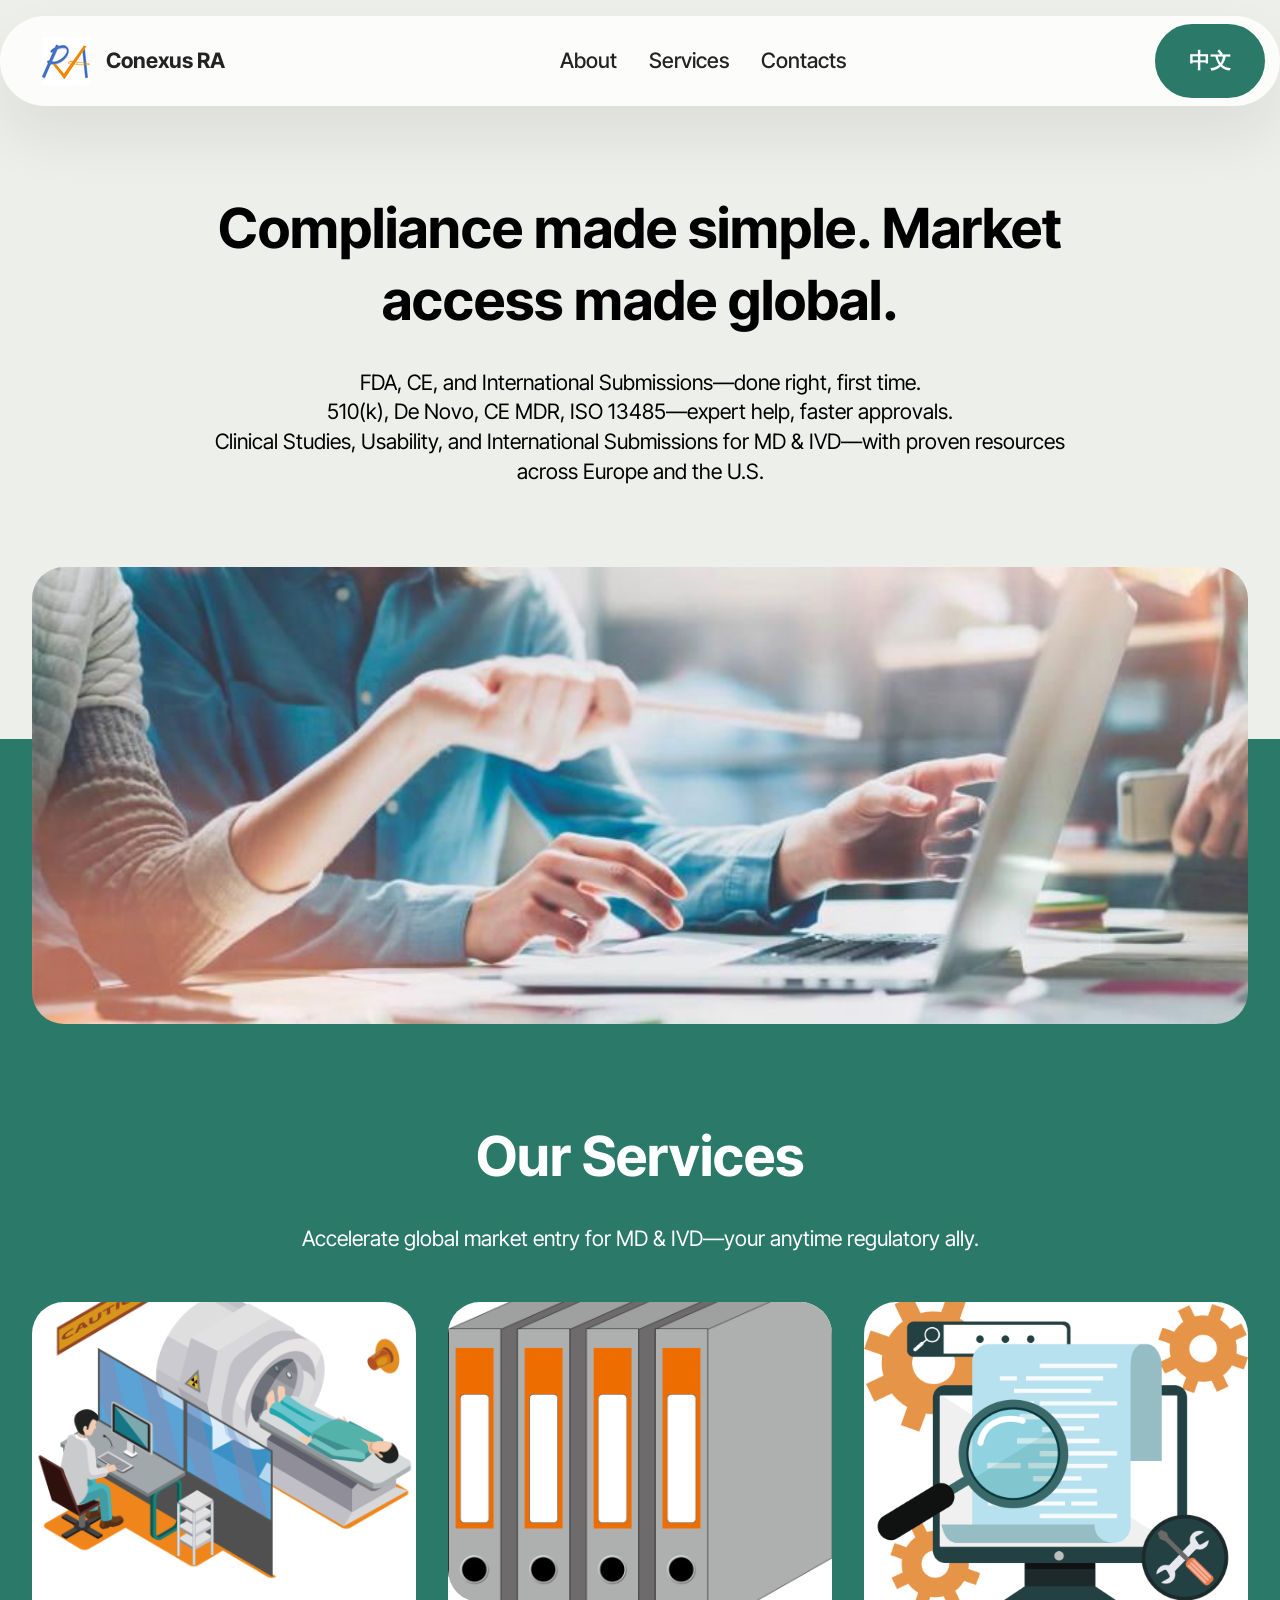
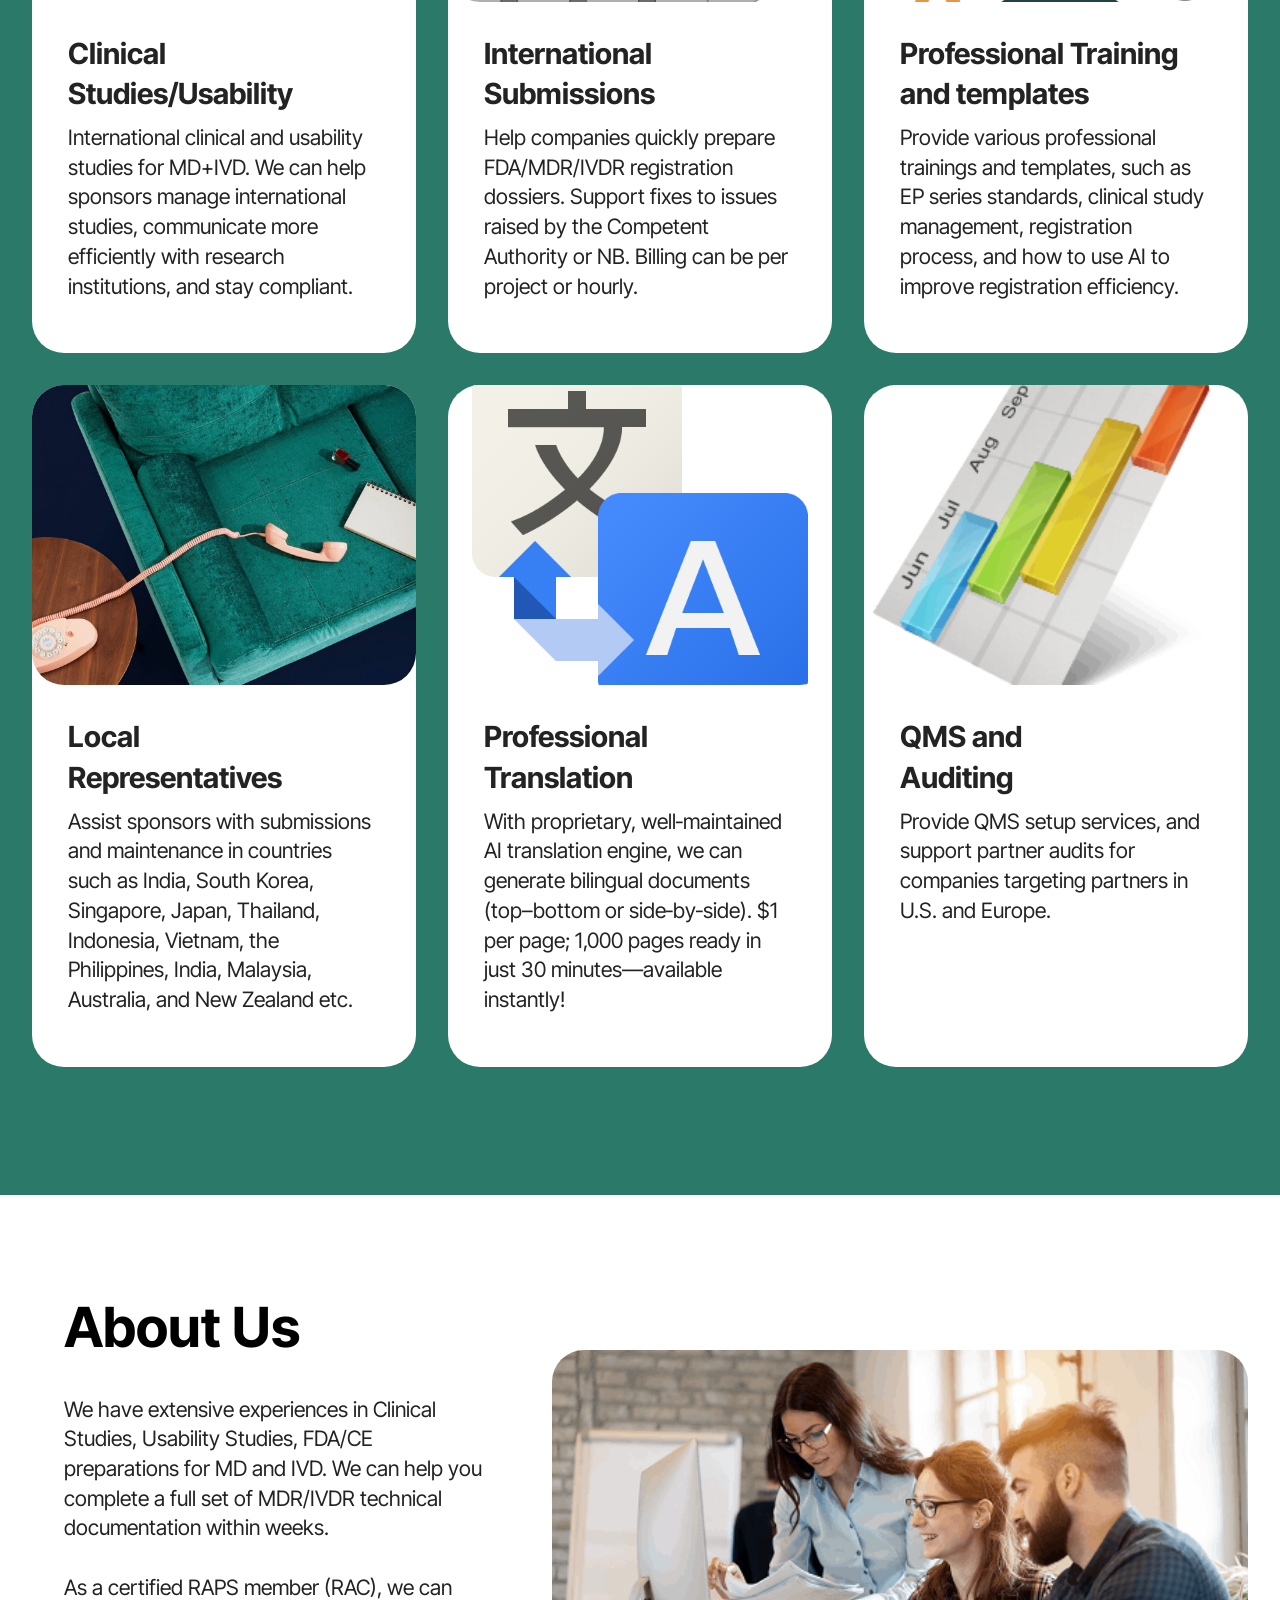
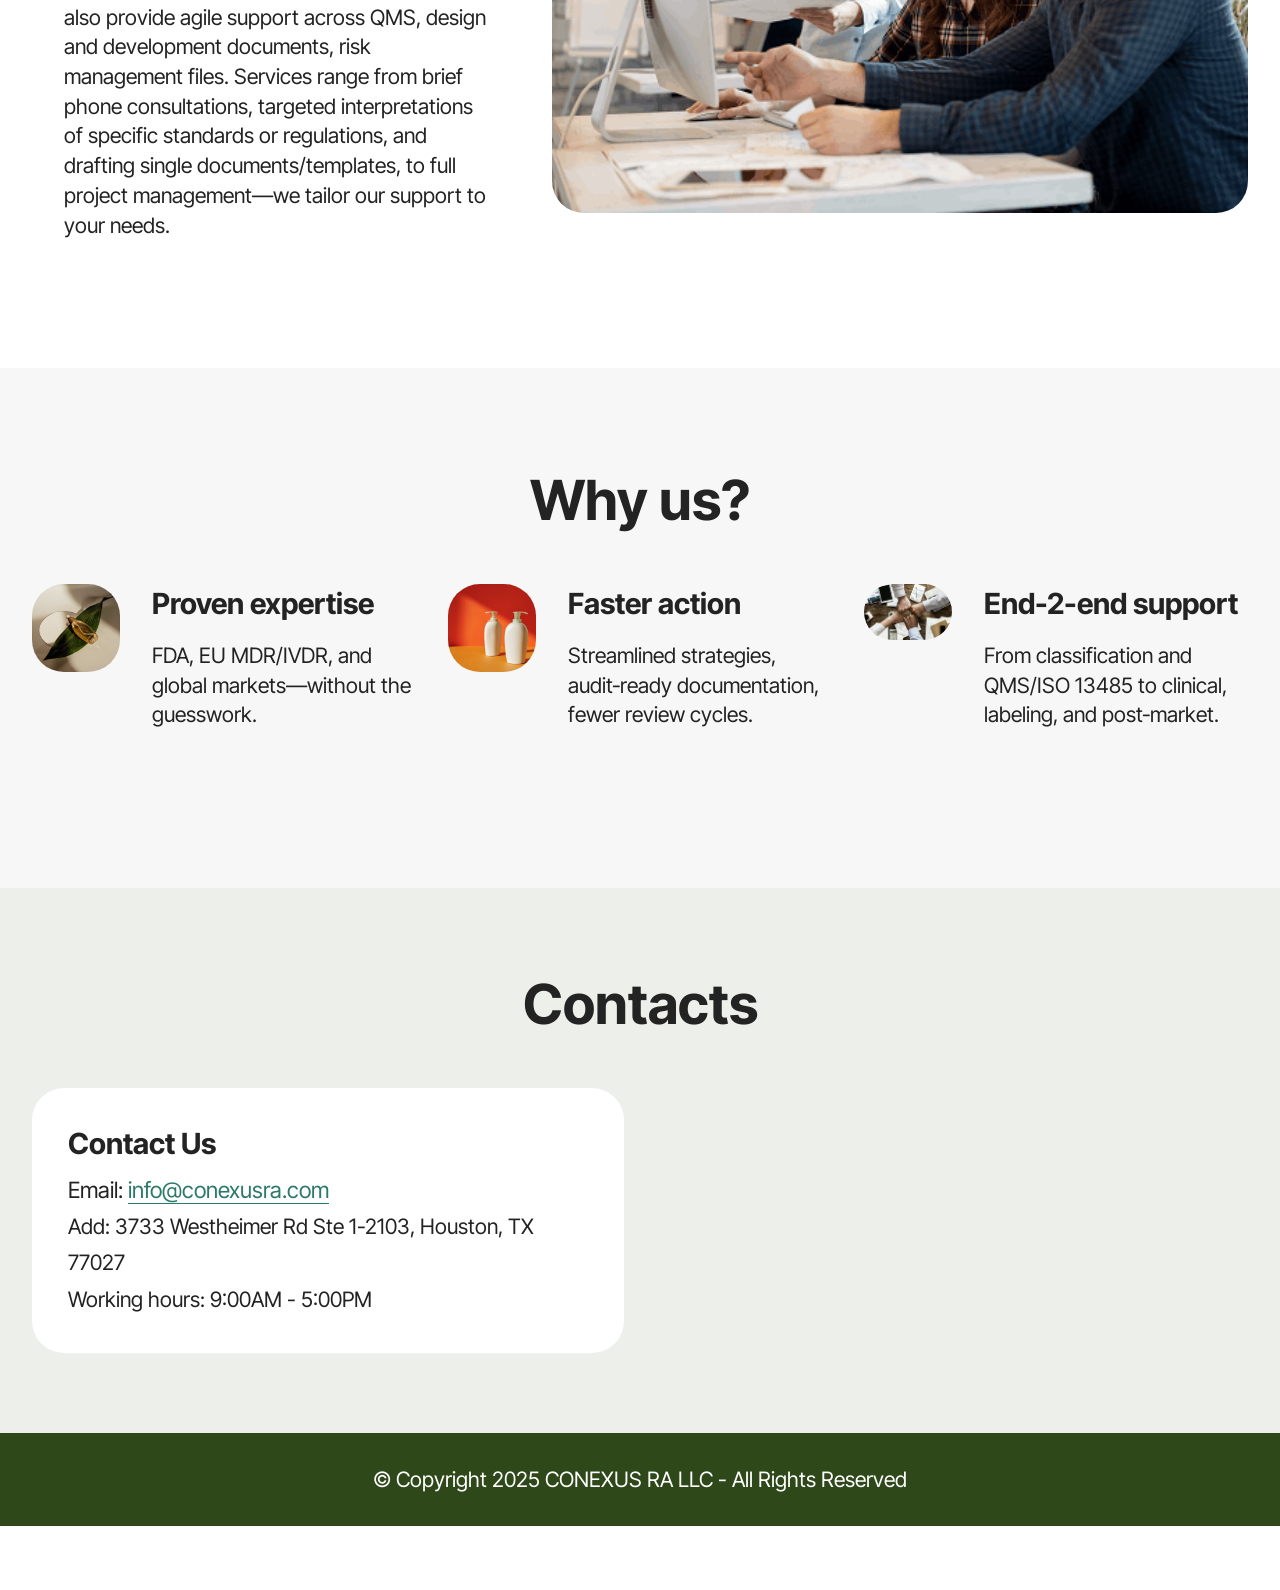
<file: index.html>
<!DOCTYPE html>
<html  >
<head>
  <!-- Site made with Mobirise Website Builder v6.1.12, https://mobirise.com -->
  <meta charset="UTF-8">
  <meta http-equiv="X-UA-Compatible" content="IE=edge">
  <meta name="generator" content="Mobirise v6.1.12, mobirise.com">
  <meta name="viewport" content="width=device-width, initial-scale=1, minimum-scale=1">
  <link rel="shortcut icon" href="assets/images/ra.ico" type="image/x-icon">
  <meta name="description" content="">
  
  
  <title>Home</title>
  <link rel="stylesheet" href="assets/web/assets/mobirise-icons2/mobirise2.css">
  <link rel="stylesheet" href="assets/bootstrap/css/bootstrap.min.css">
  <link rel="stylesheet" href="assets/animatecss/animate.css">
  <link rel="stylesheet" href="assets/dropdown/css/style.css">
  <link rel="stylesheet" href="assets/theme/css/style.css">
  <link rel="preload" href="https://fonts.googleapis.com/css?family=Inter+Tight:100,200,300,400,500,600,700,800,900,100i,200i,300i,400i,500i,600i,700i,800i,900i&display=swap" as="style" onload="this.onload=null;this.rel='stylesheet'">
  <noscript><link rel="stylesheet" href="https://fonts.googleapis.com/css?family=Inter+Tight:100,200,300,400,500,600,700,800,900,100i,200i,300i,400i,500i,600i,700i,800i,900i&display=swap"></noscript>
  <link rel="preload" as="style" href="assets/mobirise/css/mbr-additional.css?v=f1H4JQ"><link rel="stylesheet" href="assets/mobirise/css/mbr-additional.css?v=f1H4JQ" type="text/css">

  
  
  
</head>
<body>
  
  <section data-bs-version="5.1" class="menu menu1 cid-uZweFyrPrj" once="menu" id="menu01-2b">
	

	<nav class="navbar navbar-dropdown navbar-fixed-top navbar-expand-lg">
		<div class="container">
			<div class="navbar-brand">
				<span class="navbar-logo">
					<a href="index.html">
						<img src="assets/images/ra.ico" alt="" style="height: 3rem;">
					</a>
				</span>
				<span class="navbar-caption-wrap"><a class="navbar-caption text-black display-4" href="https://mobiri.se">Conexus RA</a></span>
			</div>
			<button class="navbar-toggler" type="button" data-toggle="collapse" data-bs-toggle="collapse" data-target="#navbarSupportedContent" data-bs-target="#navbarSupportedContent" aria-controls="navbarNavAltMarkup" aria-expanded="false" aria-label="Toggle navigation">
				<div class="hamburger">
					<span></span>
					<span></span>
					<span></span>
					<span></span>
				</div>
			</button>
			<div class="collapse navbar-collapse" id="navbarSupportedContent">
				<ul class="navbar-nav nav-dropdown" data-app-modern-menu="true"><li class="nav-item">
						<a class="nav-link link text-black text-primary display-4" href="index.html#header01-7">About</a>
					</li>
					<li class="nav-item">
						<a class="nav-link link text-black text-primary display-4" href="index.html#features04-w" aria-expanded="false">Services</a>
					</li>
					<li class="nav-item">
						<a class="nav-link link text-black text-primary display-4" href="cn.html#form02-26">Contacts</a>
					</li></ul>
				
				<div class="navbar-buttons mbr-section-btn"><a class="btn btn-primary display-4" href="https://www.conexusra.com/cn">中文</a></div>
			</div>
		</div>
	</nav>
</section>

<section data-bs-version="5.1" class="header5 cid-tJS6uM4N87" id="header05-1">
	

	
	
	<div class="topbg"></div>
	<div class="align-center container">
		<div class="row justify-content-center">
			<div class="col-md-12 col-lg-9">
				<h1 class="mbr-section-title mbr-fonts-style mb-4 display-2"><strong>Compliance made simple. Market access made global.</strong></h1>
				<p class="mbr-text mbr-fonts-style mb-4 display-7">FDA, CE, and International Submissions—done right, first time.
<br>510(k), De Novo, CE MDR, ISO 13485—expert help, faster approvals.<br>Clinical Studies, Usability, and International Submissions for MD &amp; IVD—with proven resources across Europe and the U.S.<br></p>
				
			</div>
		</div>
		<div class="row mt-5 justify-content-center">
			<div class="col-12 col-lg-12">
				<img src="assets/images/b01-848x319.jpg" alt="Mobirise Website Builder" title="">
			</div>
		</div>
	</div>
</section>

<section data-bs-version="5.1" class="features4 cid-tMlEXTHLbS" id="features04-w">
	
	
	<div class="container">
		<div class="row justify-content-center">
			<div class="col-12 content-head">
				<div class="mbr-section-head mb-5">
					<h4 class="mbr-section-title mbr-fonts-style align-center mb-0 display-2"><strong>Our Services</strong></h4>
					<h5 class="mbr-section-subtitle mbr-fonts-style align-center mb-0 mt-4 display-7">Accelerate global market entry for MD &amp; IVD—your anytime regulatory ally.</h5>
					
				</div>
			</div>
		</div>
		<div class="row">
			<div class="item features-image col-12 col-md-6 col-lg-4 active">
				<div class="item-wrapper">
					<div class="item-img">
						<img src="assets/images/e8af95e9aa8c-816x816.png" alt="Mobirise Website Builder" data-slide-to="0" data-bs-slide-to="0">
					</div>
					<div class="item-content">
						<h5 class="item-title mbr-fonts-style display-5"><strong>Clinical Studies/Usability</strong></h5>
						
						<p class="mbr-text mbr-fonts-style display-7">International clinical and usability studies for MD+IVD. We can help sponsors manage international studies, communicate more efficiently with research institutions, and stay compliant.<br></p>
						
					</div>

				</div>
			</div>
			<div class="item features-image col-12 col-md-6 col-lg-4">
				<div class="item-wrapper">
					<div class="item-img">
						<img src="assets/images/e6a1a3e6a188e79b92-816x753.png" alt="Mobirise Website Builder" data-slide-to="1" data-bs-slide-to="1">
					</div>
					<div class="item-content">
						<h5 class="item-title mbr-fonts-style display-5"><strong>International Submissions</strong></h5>
						
						<p class="mbr-text mbr-fonts-style display-7">
							Help companies quickly prepare FDA/MDR/IVDR registration dossiers. Support fixes to issues raised by the Competent Authority or NB. Billing can be per project or hourly.
						</p>
						
					</div>
				</div>
			</div>
			<div class="item features-image col-12 col-md-6 col-lg-4">
				<div class="item-wrapper">
					<div class="item-img">
						<img src="assets/images/e9a1b9e79bae-512x419.png" alt="Mobirise Website Builder" data-slide-to="2" data-bs-slide-to="2">
					</div>
					<div class="item-content">
						<h5 class="item-title mbr-fonts-style display-5"><strong>Professional&nbsp;</strong><strong>Training and templates</strong></h5>
						
						<p class="mbr-text mbr-fonts-style display-7">Provide various professional trainings and templates, such as EP series standards, clinical study management, registration process, and how to use AI to improve registration efficiency.</p>
						
					</div>
				</div>
			</div><div class="item features-image col-12 col-md-6 col-lg-4">
				<div class="item-wrapper">
					<div class="item-img">
						<img src="assets/images/gallery02.jpg" alt="Mobirise Website Builder" data-slide-to="3" data-bs-slide-to="3">
					</div>
					<div class="item-content">
						<h5 class="item-title mbr-fonts-style display-5"><strong>Local </strong><br><strong>Representatives</strong></h5>
						
						<p class="mbr-text mbr-fonts-style display-7">Assist sponsors with submissions and maintenance in countries such as India, South Korea, Singapore, Japan, Thailand, Indonesia, Vietnam, the Philippines, India, Malaysia, Australia, and New Zealand etc.<br>
						</p>
						
					</div>
				</div>
			</div><div class="item features-image col-12 col-md-6 col-lg-4">
				<div class="item-wrapper">
					<div class="item-img">
						<img src="assets/images/e7bfbbe8af91-512x512.png" alt="Mobirise Website Builder" data-slide-to="4" data-bs-slide-to="4">
					</div>
					<div class="item-content">
						<h5 class="item-title mbr-fonts-style display-5"><strong>Professional Translation</strong></h5>
						
						<p class="mbr-text mbr-fonts-style display-7">With proprietary, well‑maintained AI translation engine, we can generate bilingual documents (top–bottom or side‑by‑side). $1 per page; 1,000 pages ready in just 30 minutes—available instantly!<br>
						</p>
						
					</div>
				</div>
			</div><div class="item features-image col-12 col-md-6 col-lg-4">
				<div class="item-wrapper">
					<div class="item-img">
						<img src="assets/images/e9a1b9e79baee8bf9be5baa6-256x256.png" alt="Mobirise Website Builder" data-slide-to="5" data-bs-slide-to="5">
					</div>
					<div class="item-content">
						<h5 class="item-title mbr-fonts-style display-5"><strong>QMS and </strong><br><strong>Auditing</strong></h5>
						
						<p class="mbr-text mbr-fonts-style display-7">Provide QMS setup services, and support partner audits for companies targeting partners in U.S. and Europe.</p>
						
					</div>
				</div>
			</div>
		</div>
	</div>
</section>

<section data-bs-version="5.1" class="header1 cid-tJS9vXDdRK" id="header01-7">
	

	
	

	<div class="container">
		<div class="row justify-content-center">
			<div class="col-12 col-md-12 col-lg-7 image-wrapper">
				<img class="w-100" src="assets/images/b02-500x333.png" alt="Mobirise Website Builder">
			</div>
			<div class="col-12 col-lg col-md-12">
				<div class="text-wrapper align-left">
					<h1 class="mbr-section-title mbr-fonts-style mb-4 display-2"><strong>About Us</strong></h1>
					<p class="mbr-text mbr-fonts-style mb-4 display-7">We have extensive experiences in Clinical Studies, Usability Studies, FDA/CE preparations for MD and IVD. We can help you complete a full set of MDR/IVDR technical documentation within weeks.
<br>
<br>As a certified RAPS member (RAC), we can also provide agile support across QMS, design and development documents, risk management files. Services range from brief phone consultations, targeted interpretations of specific standards or regulations, and drafting single documents/templates, to full project management—we tailor our support to your needs.</p>
					
				</div>
			</div>
		</div>
	</div>
</section>

<section data-bs-version="5.1" class="features15 cid-tLek7gQhG7" id="features015-m">
	

	
	
	<div class="container">
		<div class="mbr-section-head mb-5">
			<h4 class="mbr-section-title mbr-fonts-style align-center mb-0 display-2">
			  <strong>Why us?</strong></h4>
			
		  </div>
		<div class="row justify-content-center">
			<div class="item features-without-image col-12 col-lg-4 active">
				<div class="item-wrapper">
					<div class="img-wrapper">
						<img src="assets/images/shop1.jpg" alt="Mobirise Website Builder">
					</div>
					<div class="card-box">
						<h4 class="card-title mbr-fonts-style mb-3 display-5"><strong>Proven expertise</strong></h4>
						<h5 class="card-text mbr-fonts-style display-7">FDA, EU MDR/IVDR, and global markets—without the guesswork.</h5>
					</div>
				</div>
			</div>
			<div class="item features-without-image col-12 col-lg-4">
				<div class="item-wrapper">
					<div class="img-wrapper">
						<img src="assets/images/shop2.jpg" alt="Mobirise Website Builder" data-slide-to="1" data-bs-slide-to="1">
					</div>
					<div class="card-box">
						<h4 class="card-title mbr-fonts-style mb-3 display-5"><strong>Faster action</strong></h4>
						<h5 class="card-text mbr-fonts-style display-7">Streamlined strategies, audit‑ready documentation, fewer review cycles.<br><br></h5>
					</div>
				</div>
			</div><div class="item features-without-image col-12 col-lg-4">
				<div class="item-wrapper">
					<div class="img-wrapper">
						<img src="assets/images/mbr-179x113.jpg" alt="Mobirise Website Builder" data-slide-to="2" data-bs-slide-to="2">
					</div>
					<div class="card-box">
						<h4 class="card-title mbr-fonts-style mb-3 display-5">
							<strong>End-2-end support</strong></h4>
						<h5 class="card-text mbr-fonts-style display-7">From classification and QMS/ISO 13485 to clinical, labeling, and post‑market.</h5>
					</div>
				</div>
			</div>
			
		</div>
	</div>
</section>

<section data-bs-version="5.1" class="contacts02 map1 cid-uZHikcIdVa" id="contacts02-2g">

    

    
    <div class="container">
        <div class="row justify-content-center">
            <div class="col-12 content-head">
                <div class="mbr-section-head mb-5">
                    <h3 class="mbr-section-title mbr-fonts-style align-center mb-0 display-2">
                        <strong>Contacts</strong>
                    </h3>
                    
                </div>
            </div>
        </div>
        <div class="row justify-content-center">
            <div class="card col-12 col-md-12 col-lg-6">
                <div class="card-wrapper">
                    <div class="text-wrapper">
                        <h5 class="cardTitle mbr-fonts-style mb-2 display-5">
                            <strong>Contact Us</strong>
                        </h5>
                        <ul class="list mbr-fonts-style display-7">
                            <li class="mbr-text item-wrap"><span style="font-size: 1.4rem;">Email: </span><a href="mailto:info@site.com" class="text-primary" style="font-size: 1.4rem;">info@conexusra.com</a><br></li>
                            <li class="mbr-text item-wrap">Add: 3733 Westheimer Rd Ste 1-2103, Houston, TX 77027</li>
                            <li class="mbr-text item-wrap">Working hours: 9:00AM - 5:00PM</li>
                        </ul>
                    </div>
                </div>
            </div>
            <div class="map-wrapper col-md-12 col-lg-6">
                <div class="google-map"><iframe frameborder="0" style="border:0" src="https://www.google.com/maps/embed/v1/place?key=AIzaSyBQ55g-IgRRgXrd803PTWDTb7kd6aAitNQ&amp;q=3733 Westheimer Rd Ste 1-2103, Houston, TX 77027 " allowfullscreen=""></iframe></div>
            </div>
        </div>
    </div>
</section>

<section data-bs-version="5.1" class="footer4 cid-uZvX0eN5pg" once="footers" id="footer04-20">

    

    

    <div class="container">
        <div class="media-container-row align-center mbr-white">
            <div class="col-12">
                <p class="mbr-text mb-0 mbr-fonts-style display-7">
                    © Copyright 2025 CONEXUS RA LLC - All Rights Reserved
                </p>
            </div>
        </div>
    </div>
</section><section class="display-7" style="padding: 0;align-items: center;justify-content: center;flex-wrap: wrap;    align-content: center;display: flex;position: relative;height: 4rem;"><a href="https://mobiri.se/4263127" style="flex: 1 1;height: 4rem;position: absolute;width: 100%;z-index: 1;"><img alt="" style="height: 4rem;" src="[data-uri]"></a><p style="margin: 0;text-align: center;" class="display-7">&#8204;</p><a style="z-index:1" href="https://mobirise.com/drag-drop-website-builder.html">Drag and Drop Website Builder</a></section><script src="assets/bootstrap/js/bootstrap.bundle.min.js"></script>  <script src="assets/smoothscroll/smooth-scroll.js"></script>  <script src="assets/ytplayer/index.js"></script>  <script src="assets/dropdown/js/navbar-dropdown.js"></script>  <script src="assets/theme/js/script.js"></script>  
  
  
  <input name="animation" type="hidden">
  </body>
</html>
</file>
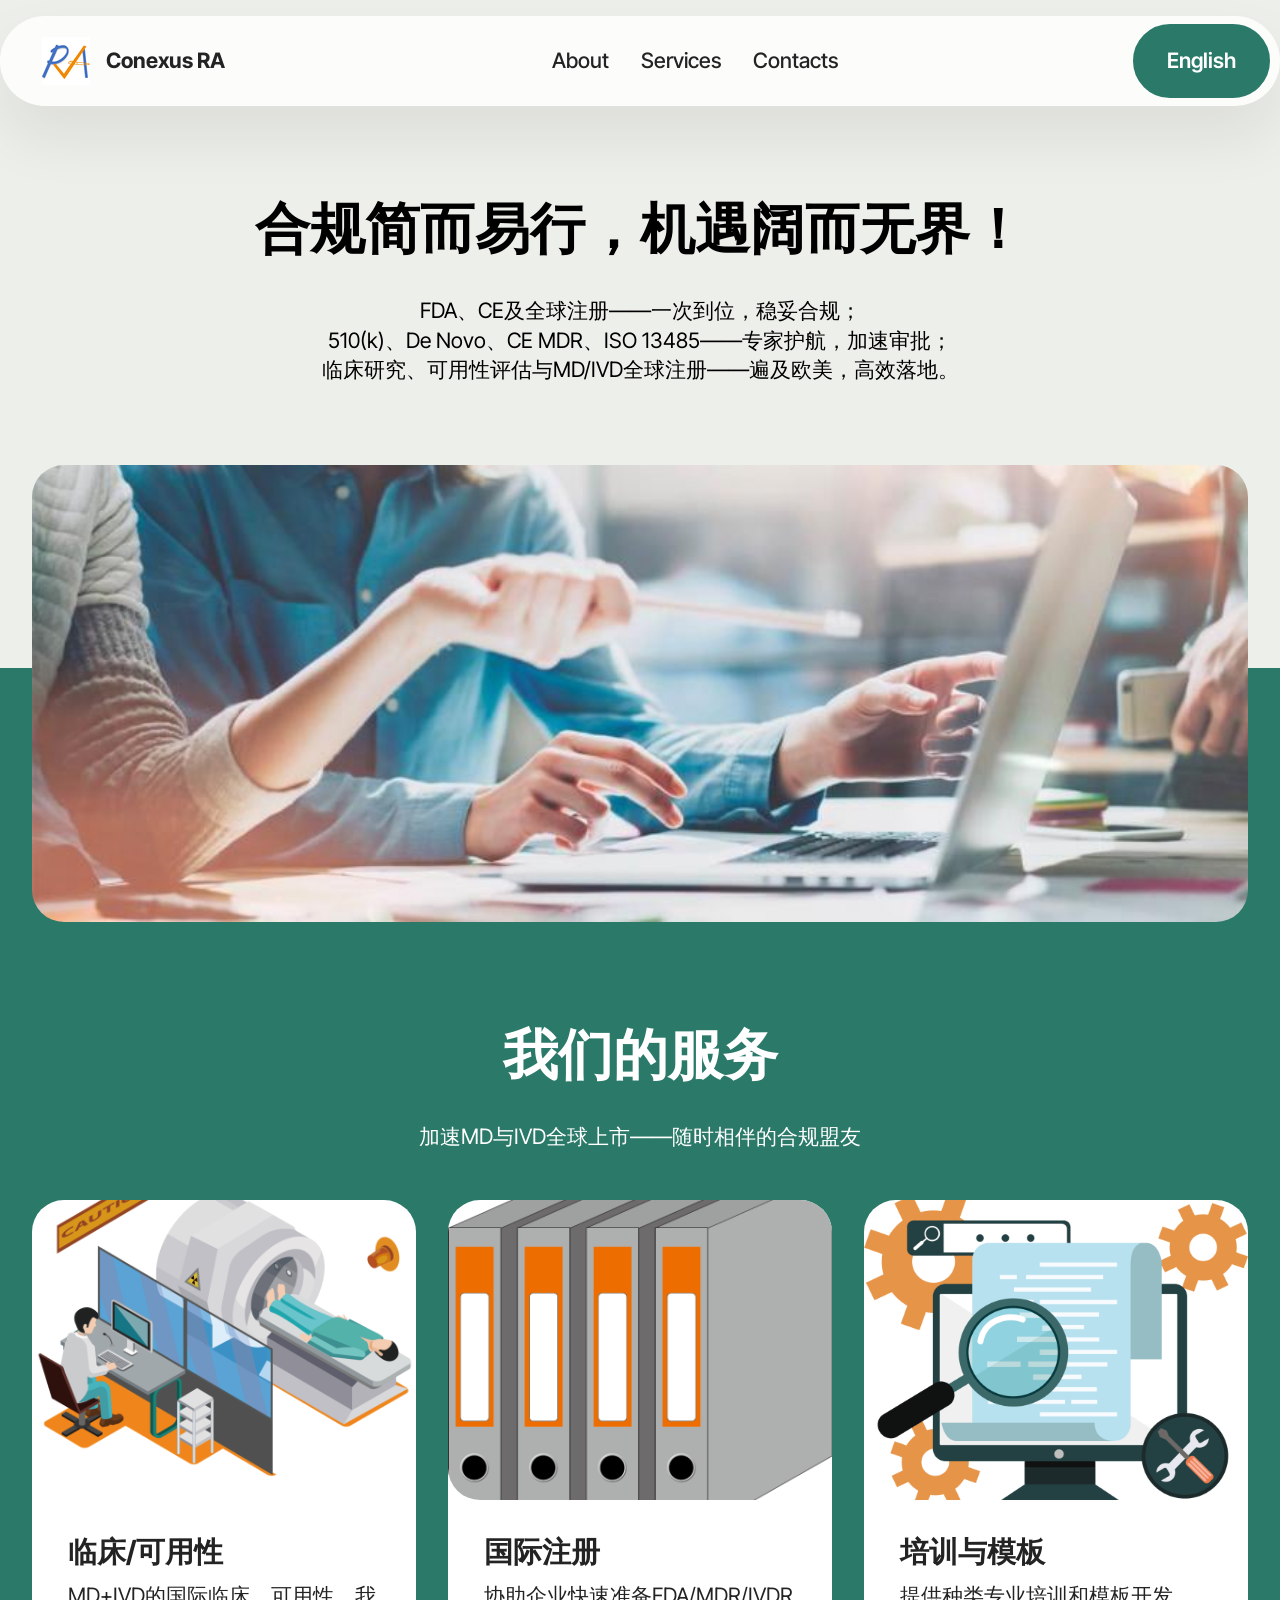
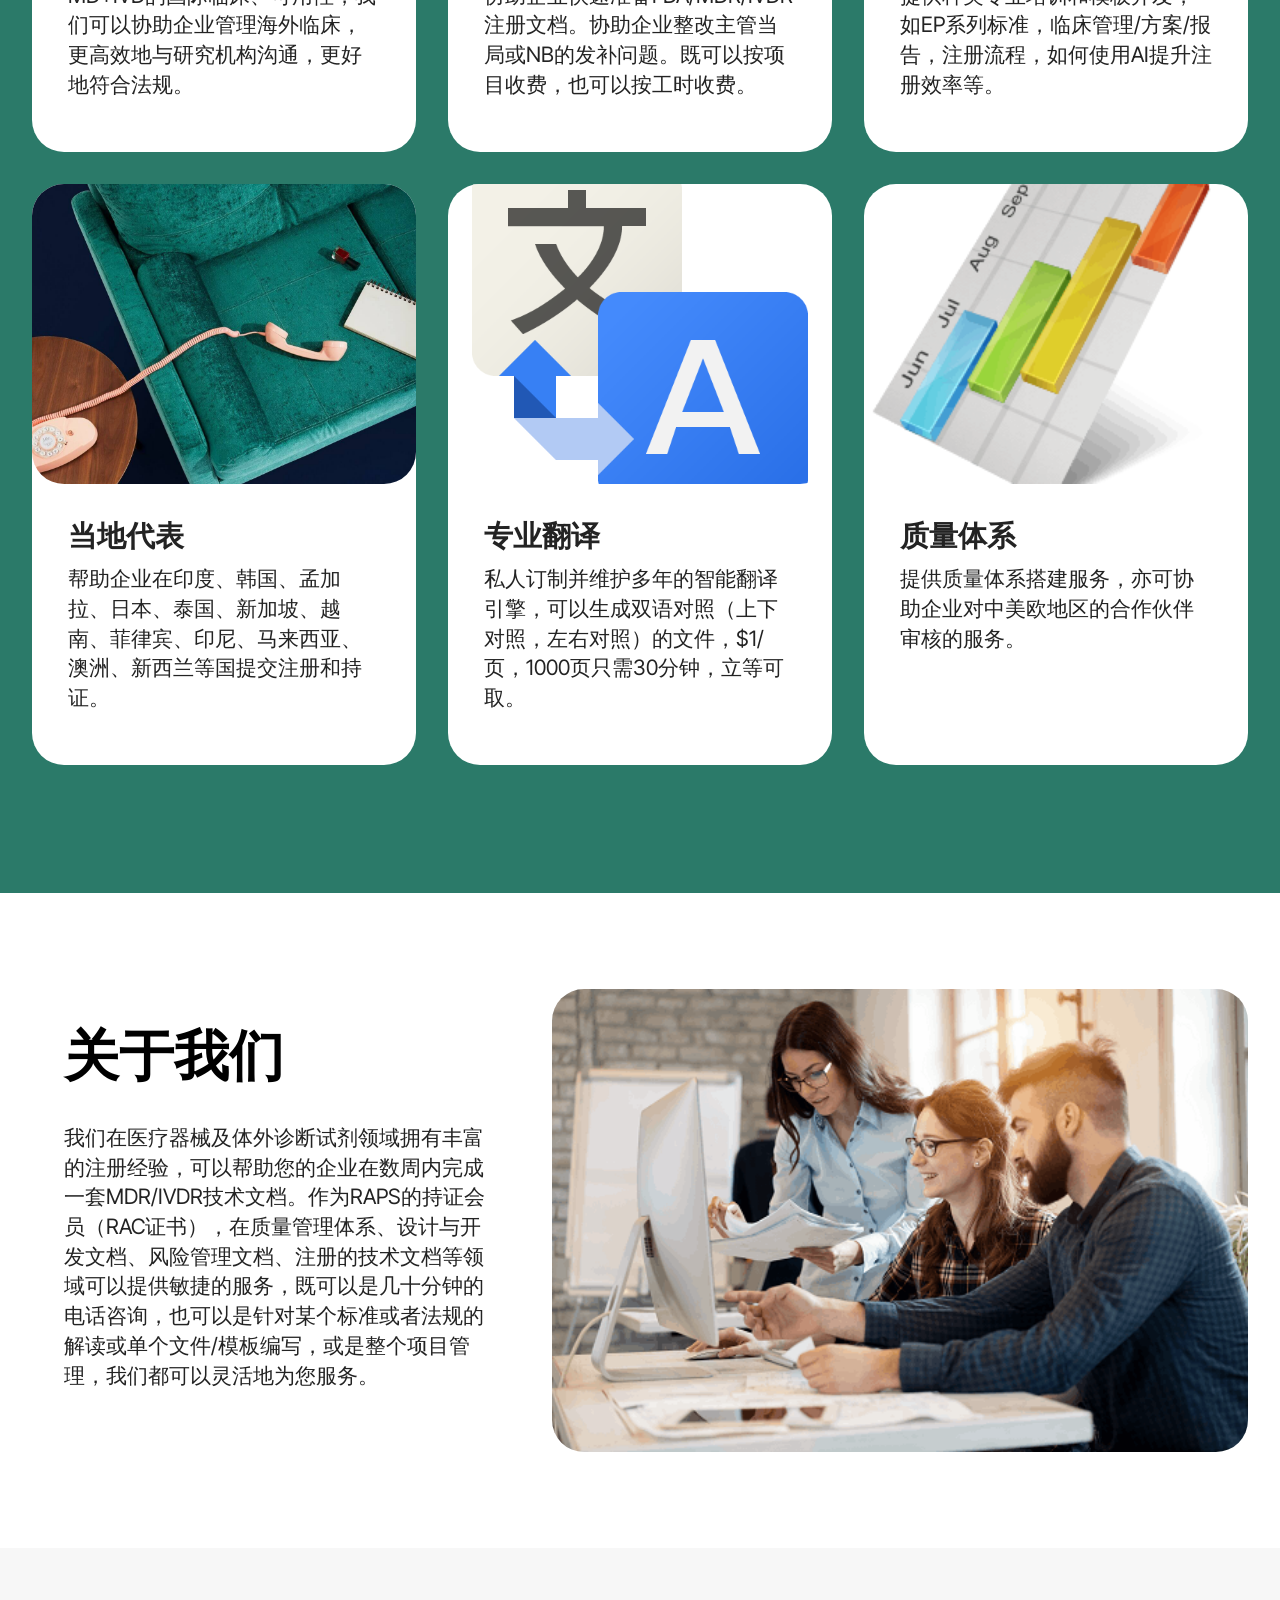
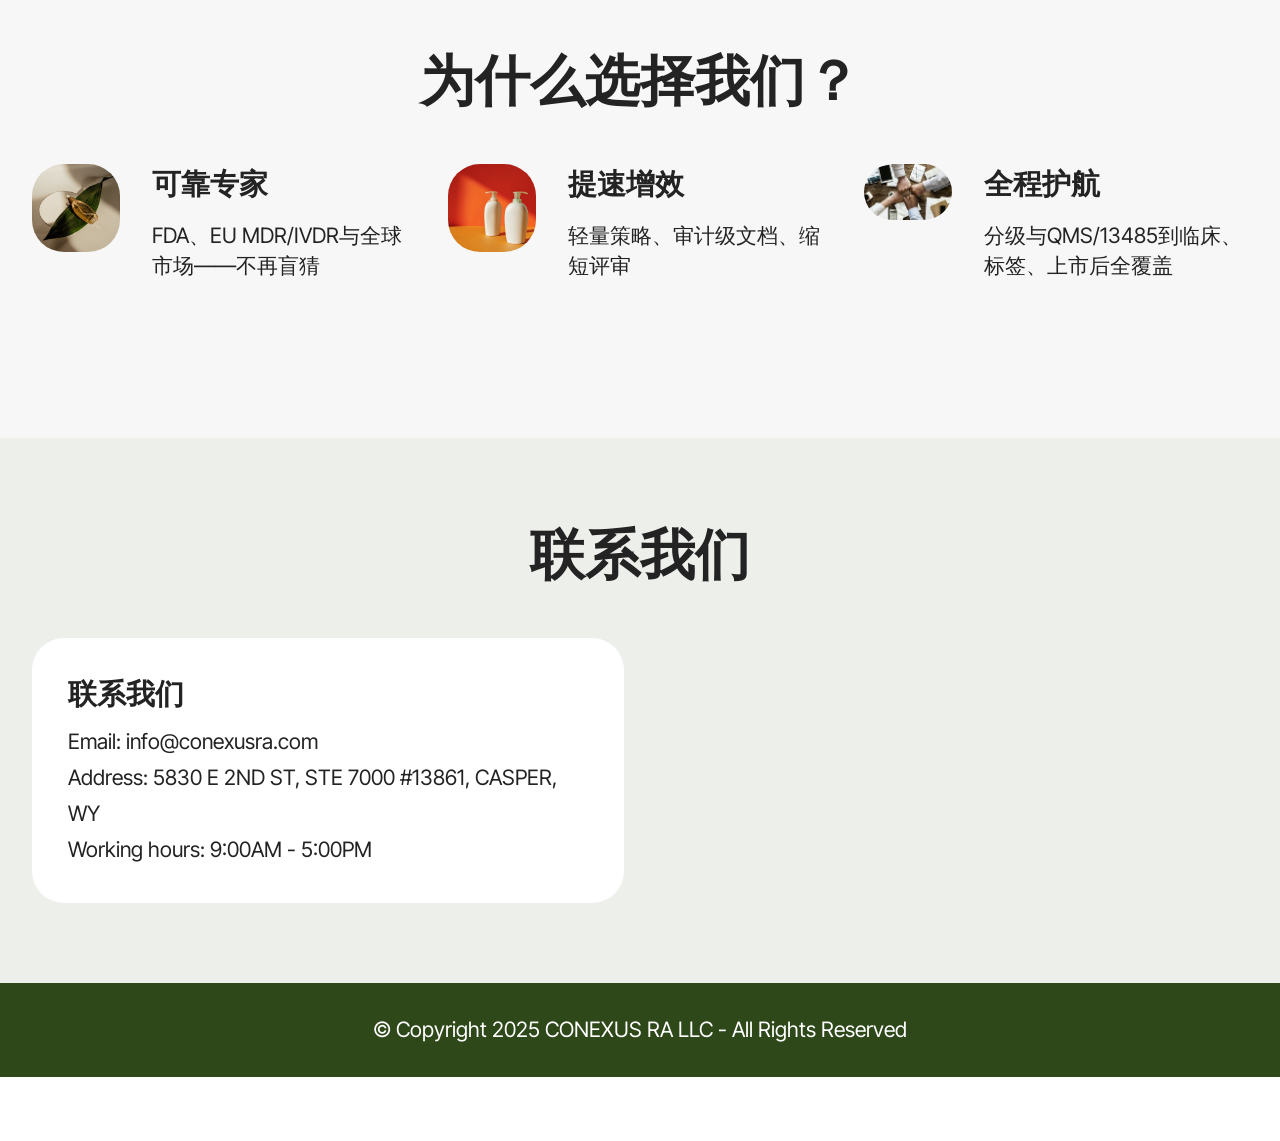
<file: cn.html>
<!DOCTYPE html>
<html  >
<head>
  <!-- Site made with Mobirise Website Builder v6.1.12, https://mobirise.com -->
  <meta charset="UTF-8">
  <meta http-equiv="X-UA-Compatible" content="IE=edge">
  <meta name="generator" content="Mobirise v6.1.12, mobirise.com">
  <meta name="viewport" content="width=device-width, initial-scale=1, minimum-scale=1">
  <link rel="shortcut icon" href="assets/images/ra.ico" type="image/x-icon">
  <meta name="description" content="">
  
  
  <title>Chinese</title>
  <link rel="stylesheet" href="assets/web/assets/mobirise-icons2/mobirise2.css">
  <link rel="stylesheet" href="assets/bootstrap/css/bootstrap.min.css">
  <link rel="stylesheet" href="assets/animatecss/animate.css">
  <link rel="stylesheet" href="assets/dropdown/css/style.css">
  <link rel="stylesheet" href="assets/theme/css/style.css">
  <link rel="preload" href="https://fonts.googleapis.com/css?family=Inter+Tight:100,200,300,400,500,600,700,800,900,100i,200i,300i,400i,500i,600i,700i,800i,900i&display=swap" as="style" onload="this.onload=null;this.rel='stylesheet'">
  <noscript><link rel="stylesheet" href="https://fonts.googleapis.com/css?family=Inter+Tight:100,200,300,400,500,600,700,800,900,100i,200i,300i,400i,500i,600i,700i,800i,900i&display=swap"></noscript>
  <link rel="preload" as="style" href="assets/mobirise/css/mbr-additional.css?v=889ju6"><link rel="stylesheet" href="assets/mobirise/css/mbr-additional.css?v=889ju6" type="text/css">

  
  
  
</head>
<body>
  
  <section data-bs-version="5.1" class="menu menu2 cid-uZwiOuMaTI" once="menu" id="menu02-2e">
	

	<nav class="navbar navbar-dropdown navbar-fixed-top navbar-expand-lg">
		<div class="container">
			<div class="navbar-brand">
				<span class="navbar-logo">
					<a href="index.html">
						<img src="assets/images/ra.ico" alt="" style="height: 3rem;">
					</a>
				</span>
				<span class="navbar-caption-wrap"><a class="navbar-caption text-black display-4" href="https://mobiri.se">Conexus RA</a></span>
			</div>
			<button class="navbar-toggler" type="button" data-toggle="collapse" data-bs-toggle="collapse" data-target="#navbarSupportedContent" data-bs-target="#navbarSupportedContent" aria-controls="navbarNavAltMarkup" aria-expanded="false" aria-label="Toggle navigation">
				<div class="hamburger">
					<span></span>
					<span></span>
					<span></span>
					<span></span>
				</div>
			</button>
			<div class="collapse navbar-collapse" id="navbarSupportedContent">
				<ul class="navbar-nav nav-dropdown" data-app-modern-menu="true"><li class="nav-item">
						<a class="nav-link link text-black text-primary display-4" href="cn.html#header01-24">About</a>
					</li>
					<li class="nav-item">
						<a class="nav-link link text-black text-primary display-4" href="cn.html#features04-23" aria-expanded="false">Services</a>
					</li>
					<li class="nav-item">
						<a class="nav-link link text-black text-primary display-4" href="cn.html#form02-26">Contacts</a>
					</li></ul>
				
				<div class="navbar-buttons mbr-section-btn"><a class="btn btn-primary display-4" href="index.html">English</a></div>
			</div>
		</div>
	</nav>
</section>

<section data-bs-version="5.1" class="header5 cid-uZvXyMlytO" id="header05-22">
	

	
	
	<div class="topbg"></div>
	<div class="align-center container">
		<div class="row justify-content-center">
			<div class="col-md-12 col-lg-9">
				<h1 class="mbr-section-title mbr-fonts-style mb-4 display-2"><strong>合规简而易行，机遇阔而无界！</strong></h1>
				<p class="mbr-text mbr-fonts-style mb-4 display-7">FDA、CE及全球注册——一次到位，稳妥合规；<br>510(k)、De Novo、CE MDR、ISO 13485——专家护航，加速审批；<br>临床研究、可用性评估与MD/IVD全球注册——遍及欧美，高效落地。<br></p>
				
			</div>
		</div>
		<div class="row mt-5 justify-content-center">
			<div class="col-12 col-lg-12">
				<img src="assets/images/b01-848x319.jpg" alt="Mobirise Website Builder" title="">
			</div>
		</div>
	</div>
</section>

<section data-bs-version="5.1" class="features4 cid-uZvXyMuMAF" id="features04-23">
	
	
	<div class="container">
		<div class="row justify-content-center">
			<div class="col-12 content-head">
				<div class="mbr-section-head mb-5">
					<h4 class="mbr-section-title mbr-fonts-style align-center mb-0 display-2"><strong>我们的服务</strong></h4>
					<h5 class="mbr-section-subtitle mbr-fonts-style align-center mb-0 mt-4 display-7">加速MD与IVD全球上市——随时相伴的合规盟友</h5>
					
				</div>
			</div>
		</div>
		<div class="row">
			<div class="item features-image col-12 col-md-6 col-lg-4 active">
				<div class="item-wrapper">
					<div class="item-img">
						<img src="assets/images/e8af95e9aa8c-816x816.png" alt="Mobirise Website Builder" data-slide-to="0" data-bs-slide-to="0">
					</div>
					<div class="item-content">
						<h5 class="item-title mbr-fonts-style display-5"><strong>临床/可用性</strong></h5>
						
						<p class="mbr-text mbr-fonts-style display-7">MD+IVD的国际临床、可用性，我们可以协助企业管理海外临床，更高效地与研究机构沟通，更好地符合法规。<br></p>
						
					</div>

				</div>
			</div>
			<div class="item features-image col-12 col-md-6 col-lg-4">
				<div class="item-wrapper">
					<div class="item-img">
						<img src="assets/images/e6a1a3e6a188e79b92-816x753.png" alt="Mobirise Website Builder" data-slide-to="1" data-bs-slide-to="1">
					</div>
					<div class="item-content">
						<h5 class="item-title mbr-fonts-style display-5">
							<strong>国际注册</strong></h5>
						
						<p class="mbr-text mbr-fonts-style display-7">
							协助企业快速准备FDA/MDR/IVDR注册文档。协助企业整改主管当局或NB的发补问题。既可以按项目收费，也可以按工时收费。
						</p>
						
					</div>
				</div>
			</div>
			<div class="item features-image col-12 col-md-6 col-lg-4">
				<div class="item-wrapper">
					<div class="item-img">
						<img src="assets/images/e9a1b9e79bae-512x419.png" alt="Mobirise Website Builder" data-slide-to="2" data-bs-slide-to="2">
					</div>
					<div class="item-content">
						<h5 class="item-title mbr-fonts-style display-5"><strong>培训与模板</strong></h5>
						
						<p class="mbr-text mbr-fonts-style display-7">提供种类专业培训和模板开发，如EP系列标准，临床管理/方案/报告，注册流程，如何使用AI提升注册效率等。</p>
						
					</div>
				</div>
			</div><div class="item features-image col-12 col-md-6 col-lg-4">
				<div class="item-wrapper">
					<div class="item-img">
						<img src="assets/images/gallery02.jpg" alt="Mobirise Website Builder" data-slide-to="3" data-bs-slide-to="3">
					</div>
					<div class="item-content">
						<h5 class="item-title mbr-fonts-style display-5"><strong>当地代表</strong></h5>
						
						<p class="mbr-text mbr-fonts-style display-7">帮助企业在印度、韩国、孟加拉、日本、泰国、新加坡、越南、菲律宾、印尼、马来西亚、澳洲、新西兰等国提交注册和持证。<br>
						</p>
						
					</div>
				</div>
			</div><div class="item features-image col-12 col-md-6 col-lg-4">
				<div class="item-wrapper">
					<div class="item-img">
						<img src="assets/images/e7bfbbe8af91-512x512.png" alt="Mobirise Website Builder" data-slide-to="4" data-bs-slide-to="4">
					</div>
					<div class="item-content">
						<h5 class="item-title mbr-fonts-style display-5"><strong>专业翻译</strong></h5>
						
						<p class="mbr-text mbr-fonts-style display-7">私人订制并维护多年的智能翻译引擎，可以生成双语对照（上下对照，左右对照）的文件，$1/页，1000页只需30分钟，立等可取。<br>
						</p>
						
					</div>
				</div>
			</div><div class="item features-image col-12 col-md-6 col-lg-4">
				<div class="item-wrapper">
					<div class="item-img">
						<img src="assets/images/e9a1b9e79baee8bf9be5baa6-256x256.png" alt="Mobirise Website Builder" data-slide-to="5" data-bs-slide-to="5">
					</div>
					<div class="item-content">
						<h5 class="item-title mbr-fonts-style display-5"><strong>质量体系</strong></h5>
						
						<p class="mbr-text mbr-fonts-style display-7">提供质量体系搭建服务，亦可协助企业对中美欧地区的合作伙伴审核的服务。</p>
						
					</div>
				</div>
			</div>
		</div>
	</div>
</section>

<section data-bs-version="5.1" class="header1 cid-uZvXyMIJfk" id="header01-24">
	

	
	

	<div class="container">
		<div class="row justify-content-center">
			<div class="col-12 col-md-12 col-lg-7 image-wrapper">
				<img class="w-100" src="assets/images/b02-500x333.png" alt="Mobirise Website Builder">
			</div>
			<div class="col-12 col-lg col-md-12">
				<div class="text-wrapper align-left">
					<h1 class="mbr-section-title mbr-fonts-style mb-4 display-2"><strong>关于我们</strong></h1>
					<p class="mbr-text mbr-fonts-style mb-4 display-7">
						我们在医疗器械及体外诊断试剂领域拥有丰富的注册经验，可以帮助您的企业在数周内完成一套MDR/IVDR技术文档。作为RAPS的持证会员（RAC证书），在质量管理体系、设计与开发文档、风险管理文档、注册的技术文档等领域可以提供敏捷的服务，既可以是几十分钟的电话咨询，也可以是针对某个标准或者法规的解读或单个文件/模板编写，或是整个项目管理，我们都可以灵活地为您服务。</p>
					
				</div>
			</div>
		</div>
	</div>
</section>

<section data-bs-version="5.1" class="features15 cid-uZvXyMPF2o" id="features015-25">
	

	
	
	<div class="container">
		<div class="mbr-section-head mb-5">
			<h4 class="mbr-section-title mbr-fonts-style align-center mb-0 display-2">
			  <strong>为什么选择我们？</strong></h4>
			
		  </div>
		<div class="row justify-content-center">
			<div class="item features-without-image col-12 col-lg-4 active">
				<div class="item-wrapper">
					<div class="img-wrapper">
						<img src="assets/images/shop1.jpg" alt="Mobirise Website Builder">
					</div>
					<div class="card-box">
						<h4 class="card-title mbr-fonts-style mb-3 display-5"><strong>可靠专家</strong></h4>
						<h5 class="card-text mbr-fonts-style display-7">FDA、EU MDR/IVDR与全球市场——不再盲猜</h5>
					</div>
				</div>
			</div>
			<div class="item features-without-image col-12 col-lg-4">
				<div class="item-wrapper">
					<div class="img-wrapper">
						<img src="assets/images/shop2.jpg" alt="Mobirise Website Builder" data-slide-to="1" data-bs-slide-to="1">
					</div>
					<div class="card-box">
						<h4 class="card-title mbr-fonts-style mb-3 display-5"><strong>提速增效</strong></h4>
						<h5 class="card-text mbr-fonts-style display-7">轻量策略、审计级文档、缩短评审<br><br></h5>
					</div>
				</div>
			</div><div class="item features-without-image col-12 col-lg-4">
				<div class="item-wrapper">
					<div class="img-wrapper">
						<img src="assets/images/mbr-179x113.jpg" alt="Mobirise Website Builder" data-slide-to="2" data-bs-slide-to="2">
					</div>
					<div class="card-box">
						<h4 class="card-title mbr-fonts-style mb-3 display-5">
							<strong>全程护航</strong></h4>
						<h5 class="card-text mbr-fonts-style display-7">分级与QMS/13485到临床、标签、上市后全覆盖</h5>
					</div>
				</div>
			</div>
			
		</div>
	</div>
</section>

<section data-bs-version="5.1" class="contacts02 map1 cid-uZHjt4Qoos" id="contacts02-2h">

    

    
    <div class="container">
        <div class="row justify-content-center">
            <div class="col-12 content-head">
                <div class="mbr-section-head mb-5">
                    <h3 class="mbr-section-title mbr-fonts-style align-center mb-0 display-2">
                        <strong>联系我们</strong></h3>
                    
                </div>
            </div>
        </div>
        <div class="row justify-content-center">
            <div class="card col-12 col-md-12 col-lg-6">
                <div class="card-wrapper">
                    <div class="text-wrapper">
                        <h5 class="cardTitle mbr-fonts-style mb-2 display-5">
                            <strong>联系我们</strong></h5>
                        <ul class="list mbr-fonts-style display-7">
                            <li class="mbr-text item-wrap">Email: info@conexusra.com
</li><li class="mbr-text item-wrap">Address: 5830 E 2ND ST, STE 7000 #13861, CASPER, WY
</li><li class="mbr-text item-wrap">Working hours: 9:00AM - 5:00PM</li>
                        </ul>
                    </div>
                </div>
            </div>
            <div class="map-wrapper col-md-12 col-lg-6">
                <div class="google-map"><iframe frameborder="0" style="border:0" src="https://www.google.com/maps/embed?pb=!1m18!1m12!1m3!1d23406.34191979796!2d-106.23295159620852!3d42.83499170094982!2m3!1f0!2f0!3f0!3m2!1i1024!2i768!4f13.1!3m3!1m2!1s0x8760b9e9f00d0993%3A0xd077893ac6b75b75!2s5830%20E%202nd%20St%20Ste.%207000%2C%20Casper%2C%20WY%2082609%2C%20USA!5e0!3m2!1sen!2ses!4v1760531707195!5m2!1sen!2ses" allowfullscreen=""></iframe></div>
            </div>
        </div>
    </div>
</section>

<section data-bs-version="5.1" class="footer4 cid-uZvXyN61dR" once="footers" id="footer04-27">

    

    

    <div class="container">
        <div class="media-container-row align-center mbr-white">
            <div class="col-12">
                <p class="mbr-text mb-0 mbr-fonts-style display-7">
                    © Copyright 2025 CONEXUS RA LLC - All Rights Reserved
                </p>
            </div>
        </div>
    </div>
</section><section class="display-7" style="padding: 0;align-items: center;justify-content: center;flex-wrap: wrap;    align-content: center;display: flex;position: relative;height: 4rem;"><a href="https://mobiri.se/4263127" style="flex: 1 1;height: 4rem;position: absolute;width: 100%;z-index: 1;"><img alt="" style="height: 4rem;" src="[data-uri]"></a><p style="margin: 0;text-align: center;" class="display-7">&#8204;</p><a style="z-index:1" href="https://mobirise.com">Mobirise </a></section><script src="assets/bootstrap/js/bootstrap.bundle.min.js"></script>  <script src="assets/smoothscroll/smooth-scroll.js"></script>  <script src="assets/ytplayer/index.js"></script>  <script src="assets/dropdown/js/navbar-dropdown.js"></script>  <script src="assets/theme/js/script.js"></script>  
  
  
  <input name="animation" type="hidden">
  </body>
</html>
</file>
<file: assets/web/assets/mobirise-icons2/mobirise2.css>
@font-face {
  font-family: 'Moririse2';
  font-display: swap;
  src:  url('mobirise2.eot?f2bix4');
  src:  url('mobirise2.eot?f2bix4#iefix') format('embedded-opentype'),
    url('mobirise2.woff2?f2bix4') format('woff2'),
    url('mobirise2.woff?f2bix4') format('woff'),
    url('mobirise2.ttf?f2bix4') format('truetype'),
    url('mobirise2.svg?f2bix4#mobirise2') format('svg');
  font-weight: normal;
  font-style: normal;
}

[class^="mobi-"], [class*=" mobi-"] {
  /* use !important to prevent issues with browser extensions that change fonts */
  font-family: 'Moririse2' !important;
  speak: none;
  font-style: normal;
  font-weight: normal;
  font-variant: normal;
  text-transform: none;
  line-height: 1;

  /* Better Font Rendering =========== */
  -webkit-font-smoothing: antialiased;
  -moz-osx-font-smoothing: grayscale;
}

.mobi-mbri-add-submenu:before {
  content: "\e900";
}
.mobi-mbri-alert:before {
  content: "\e901";
}
.mobi-mbri-align-center:before {
  content: "\e902";
}
.mobi-mbri-align-justify:before {
  content: "\e903";
}
.mobi-mbri-align-left:before {
  content: "\e904";
}
.mobi-mbri-align-right:before {
  content: "\e905";
}
.mobi-mbri-android:before {
  content: "\e906";
}
.mobi-mbri-apple:before {
  content: "\e907";
}
.mobi-mbri-arrow-down:before {
  content: "\e908";
}
.mobi-mbri-arrow-next:before {
  content: "\e909";
}
.mobi-mbri-arrow-prev:before {
  content: "\e90a";
}
.mobi-mbri-arrow-up:before {
  content: "\e90b";
}
.mobi-mbri-bold:before {
  content: "\e90c";
}
.mobi-mbri-bookmark:before {
  content: "\e90d";
}
.mobi-mbri-bootstrap:before {
  content: "\e90e";
}
.mobi-mbri-briefcase:before {
  content: "\e90f";
}
.mobi-mbri-browse:before {
  content: "\e910";
}
.mobi-mbri-bulleted-list:before {
  content: "\e911";
}
.mobi-mbri-calendar:before {
  content: "\e912";
}
.mobi-mbri-camera:before {
  content: "\e913";
}
.mobi-mbri-cart-add:before {
  content: "\e914";
}
.mobi-mbri-cart-full:before {
  content: "\e915";
}
.mobi-mbri-cash:before {
  content: "\e916";
}
.mobi-mbri-change-style:before {
  content: "\e917";
}
.mobi-mbri-chat:before {
  content: "\e918";
}
.mobi-mbri-clock:before {
  content: "\e919";
}
.mobi-mbri-close:before {
  content: "\e91a";
}
.mobi-mbri-cloud:before {
  content: "\e91b";
}
.mobi-mbri-code:before {
  content: "\e91c";
}
.mobi-mbri-contact-form:before {
  content: "\e91d";
}
.mobi-mbri-credit-card:before {
  content: "\e91e";
}
.mobi-mbri-cursor-click:before {
  content: "\e91f";
}
.mobi-mbri-cust-feedback:before {
  content: "\e920";
}
.mobi-mbri-database:before {
  content: "\e921";
}
.mobi-mbri-delivery:before {
  content: "\e922";
}
.mobi-mbri-desktop:before {
  content: "\e923";
}
.mobi-mbri-devices:before {
  content: "\e924";
}
.mobi-mbri-down:before {
  content: "\e925";
}
.mobi-mbri-download-2:before {
  content: "\e926";
}
.mobi-mbri-download:before {
  content: "\e927";
}
.mobi-mbri-drag-n-drop-2:before {
  content: "\e928";
}
.mobi-mbri-drag-n-drop:before {
  content: "\e929";
}
.mobi-mbri-edit-2:before {
  content: "\e92a";
}
.mobi-mbri-edit:before {
  content: "\e92b";
}
.mobi-mbri-error:before {
  content: "\e92c";
}
.mobi-mbri-extension:before {
  content: "\e92d";
}
.mobi-mbri-features:before {
  content: "\e92e";
}
.mobi-mbri-file:before {
  content: "\e92f";
}
.mobi-mbri-flag:before {
  content: "\e930";
}
.mobi-mbri-folder:before {
  content: "\e931";
}
.mobi-mbri-gift:before {
  content: "\e932";
}
.mobi-mbri-github:before {
  content: "\e933";
}
.mobi-mbri-globe-2:before {
  content: "\e934";
}
.mobi-mbri-globe:before {
  content: "\e935";
}
.mobi-mbri-growing-chart:before {
  content: "\e936";
}
.mobi-mbri-hearth:before {
  content: "\e937";
}
.mobi-mbri-help:before {
  content: "\e938";
}
.mobi-mbri-home:before {
  content: "\e939";
}
.mobi-mbri-hot-cup:before {
  content: "\e93a";
}
.mobi-mbri-idea:before {
  content: "\e93b";
}
.mobi-mbri-image-gallery:before {
  content: "\e93c";
}
.mobi-mbri-image-slider:before {
  content: "\e93d";
}
.mobi-mbri-info:before {
  content: "\e93e";
}
.mobi-mbri-italic:before {
  content: "\e93f";
}
.mobi-mbri-key:before {
  content: "\e940";
}
.mobi-mbri-laptop:before {
  content: "\e941";
}
.mobi-mbri-layers:before {
  content: "\e942";
}
.mobi-mbri-left-right:before {
  content: "\e943";
}
.mobi-mbri-left:before {
  content: "\e944";
}
.mobi-mbri-letter:before {
  content: "\e945";
}
.mobi-mbri-like:before {
  content: "\e946";
}
.mobi-mbri-link:before {
  content: "\e947";
}
.mobi-mbri-lock:before {
  content: "\e948";
}
.mobi-mbri-login:before {
  content: "\e949";
}
.mobi-mbri-logout:before {
  content: "\e94a";
}
.mobi-mbri-magic-stick:before {
  content: "\e94b";
}
.mobi-mbri-map-pin:before {
  content: "\e94c";
}
.mobi-mbri-menu:before {
  content: "\e94d";
}
.mobi-mbri-mobile-2:before {
  content: "\e94e";
}
.mobi-mbri-mobile-horizontal:before {
  content: "\e94f";
}
.mobi-mbri-mobile:before {
  content: "\e950";
}
.mobi-mbri-mobirise:before {
  content: "\e951";
}
.mobi-mbri-more-horizontal:before {
  content: "\e952";
}
.mobi-mbri-more-vertical:before {
  content: "\e953";
}
.mobi-mbri-music:before {
  content: "\e954";
}
.mobi-mbri-new-file:before {
  content: "\e955";
}
.mobi-mbri-numbered-list:before {
  content: "\e956";
}
.mobi-mbri-opened-folder:before {
  content: "\e957";
}
.mobi-mbri-pages:before {
  content: "\e958";
}
.mobi-mbri-paper-plane:before {
  content: "\e959";
}
.mobi-mbri-paperclip:before {
  content: "\e95a";
}
.mobi-mbri-phone:before {
  content: "\e95b";
}
.mobi-mbri-photo:before {
  content: "\e95c";
}
.mobi-mbri-photos:before {
  content: "\e95d";
}
.mobi-mbri-pin:before {
  content: "\e95e";
}
.mobi-mbri-play:before {
  content: "\e95f";
}
.mobi-mbri-plus:before {
  content: "\e960";
}
.mobi-mbri-preview:before {
  content: "\e961";
}
.mobi-mbri-print:before {
  content: "\e962";
}
.mobi-mbri-protect:before {
  content: "\e963";
}
.mobi-mbri-question:before {
  content: "\e964";
}
.mobi-mbri-quote-left:before {
  content: "\e965";
}
.mobi-mbri-quote-right:before {
  content: "\e966";
}
.mobi-mbri-redo:before {
  content: "\e967";
}
.mobi-mbri-refresh:before {
  content: "\e968";
}
.mobi-mbri-responsive-2:before {
  content: "\e969";
}
.mobi-mbri-responsive:before {
  content: "\e96a";
}
.mobi-mbri-right:before {
  content: "\e96b";
}
.mobi-mbri-rocket:before {
  content: "\e96c";
}
.mobi-mbri-sad-face:before {
  content: "\e96d";
}
.mobi-mbri-sale:before {
  content: "\e96e";
}
.mobi-mbri-save:before {
  content: "\e96f";
}
.mobi-mbri-search:before {
  content: "\e970";
}
.mobi-mbri-setting-2:before {
  content: "\e971";
}
.mobi-mbri-setting-3:before {
  content: "\e972";
}
.mobi-mbri-setting:before {
  content: "\e973";
}
.mobi-mbri-share:before {
  content: "\e974";
}
.mobi-mbri-shopping-bag:before {
  content: "\e975";
}
.mobi-mbri-shopping-basket:before {
  content: "\e976";
}
.mobi-mbri-shopping-cart:before {
  content: "\e977";
}
.mobi-mbri-sites:before {
  content: "\e978";
}
.mobi-mbri-smile-face:before {
  content: "\e979";
}
.mobi-mbri-speed:before {
  content: "\e97a";
}
.mobi-mbri-star:before {
  content: "\e97b";
}
.mobi-mbri-success:before {
  content: "\e97c";
}
.mobi-mbri-sun:before {
  content: "\e97d";
}
.mobi-mbri-sun2:before {
  content: "\e97e";
}
.mobi-mbri-tablet-vertical:before {
  content: "\e97f";
}
.mobi-mbri-tablet:before {
  content: "\e980";
}
.mobi-mbri-target:before {
  content: "\e981";
}
.mobi-mbri-timer:before {
  content: "\e982";
}
.mobi-mbri-to-ftp:before {
  content: "\e983";
}
.mobi-mbri-to-local-drive:before {
  content: "\e984";
}
.mobi-mbri-touch-swipe:before {
  content: "\e985";
}
.mobi-mbri-touch:before {
  content: "\e986";
}
.mobi-mbri-trash:before {
  content: "\e987";
}
.mobi-mbri-underline:before {
  content: "\e988";
}
.mobi-mbri-undo:before {
  content: "\e989";
}
.mobi-mbri-unlink:before {
  content: "\e98a";
}
.mobi-mbri-unlock:before {
  content: "\e98b";
}
.mobi-mbri-up-down:before {
  content: "\e98c";
}
.mobi-mbri-up:before {
  content: "\e98d";
}
.mobi-mbri-update:before {
  content: "\e98e";
}
.mobi-mbri-upload-2:before {
  content: "\e98f";
}
.mobi-mbri-upload:before {
  content: "\e990";
}
.mobi-mbri-user-2:before {
  content: "\e991";
}
.mobi-mbri-user:before {
  content: "\e992";
}
.mobi-mbri-users:before {
  content: "\e993";
}
.mobi-mbri-video-play:before {
  content: "\e994";
}
.mobi-mbri-video:before {
  content: "\e995";
}
.mobi-mbri-watch:before {
  content: "\e996";
}
.mobi-mbri-website-theme-2:before {
  content: "\e997";
}
.mobi-mbri-website-theme:before {
  content: "\e998";
}
.mobi-mbri-wifi:before {
  content: "\e999";
}
.mobi-mbri-windows:before {
  content: "\e99a";
}
.mobi-mbri-zoom-in:before {
  content: "\e99b";
}
.mobi-mbri-zoom-out:before {
  content: "\e99c";
}
</file>
<file: assets/dropdown/css/style.css>
.navbar-dropdown {
  left: 0;
  padding: 0;
  position: absolute;
  right: 0;
  top: 0;
  transition: all 0.45s ease;
  z-index: 1030;
  background: #282828; }
  .navbar-dropdown .navbar-logo {
    margin-right: 0.8rem;
    transition: margin 0.3s ease-in-out;
    vertical-align: middle; }
    .navbar-dropdown .navbar-logo img {
      height: 3.125rem;
      transition: all 0.3s ease-in-out; }
    .navbar-dropdown .navbar-logo.mbr-iconfont {
      font-size: 3.125rem;
      line-height: 3.125rem; }
  .navbar-dropdown .navbar-caption {
    font-weight: 700;
    white-space: normal;
    vertical-align: -4px;
    line-height: 3.125rem !important; }
    .navbar-dropdown .navbar-caption, .navbar-dropdown .navbar-caption:hover {
      color: inherit;
      text-decoration: none; }
  .navbar-dropdown .mbr-iconfont + .navbar-caption {
    vertical-align: -1px; }
  .navbar-dropdown.navbar-fixed-top {
    position: fixed; }
  .navbar-dropdown .navbar-brand span {
    vertical-align: -4px; }
  .navbar-dropdown.bg-color.transparent {
    background: none; }
  .navbar-dropdown.navbar-short .navbar-brand {
    padding: 0.625rem 0; }
    .navbar-dropdown.navbar-short .navbar-brand span {
      vertical-align: -1px; }
  .navbar-dropdown.navbar-short .navbar-caption {
    line-height: 2.375rem !important;
    vertical-align: -2px; }
  .navbar-dropdown.navbar-short .navbar-logo {
    margin-right: 0.5rem; }
    .navbar-dropdown.navbar-short .navbar-logo img {
      height: 2.375rem; }
    .navbar-dropdown.navbar-short .navbar-logo.mbr-iconfont {
      font-size: 2.375rem;
      line-height: 2.375rem; }
  .navbar-dropdown.navbar-short .mbr-table-cell {
    height: 3.625rem; }
  .navbar-dropdown .navbar-close {
    left: 0.6875rem;
    position: fixed;
    top: 0.75rem;
    z-index: 1000; }
  .navbar-dropdown .hamburger-icon {
    content: "";
    display: inline-block;
    vertical-align: middle;
    width: 16px;
    -webkit-box-shadow: 0 -6px 0 1px #282828,0 0 0 1px #282828,0 6px 0 1px #282828;
    -moz-box-shadow: 0 -6px 0 1px #282828,0 0 0 1px #282828,0 6px 0 1px #282828;
    box-shadow: 0 -6px 0 1px #282828,0 0 0 1px #282828,0 6px 0 1px #282828; }

.dropdown-menu .dropdown-toggle[data-toggle="dropdown-submenu"]::after {
  border-bottom: 0.35em solid transparent;
  border-left: 0.35em solid;
  border-right: 0;
  border-top: 0.35em solid transparent;
  margin-left: 0.3rem; }

.dropdown-menu .dropdown-item:focus {
  outline: 0; }

.nav-dropdown {
  font-size: 0.75rem;
  font-weight: 500;
  height: auto !important; }
  .nav-dropdown .nav-btn {
    padding-left: 1rem; }
  .nav-dropdown .link {
    margin: .667em 1.667em;
    font-weight: 500;
    padding: 0;
    transition: color .2s ease-in-out; }
    .nav-dropdown .link.dropdown-toggle {
      margin-right: 2.583em; }
      .nav-dropdown .link.dropdown-toggle::after {
        margin-left: .25rem;
        border-top: 0.35em solid;
        border-right: 0.35em solid transparent;
        border-left: 0.35em solid transparent;
        border-bottom: 0; }
      .nav-dropdown .link.dropdown-toggle[aria-expanded="true"] {
        margin: 0;
        padding: 0.667em 3.263em  0.667em 1.667em; }
  .nav-dropdown .link::after,
  .nav-dropdown .dropdown-item::after {
    color: inherit; }
  .nav-dropdown .btn {
    font-size: 0.75rem;
    font-weight: 700;
    letter-spacing: 0;
    margin-bottom: 0;
    padding-left: 1.25rem;
    padding-right: 1.25rem; }
  .nav-dropdown .dropdown-menu {
    border-radius: 0;
    border: 0;
    left: 0;
    margin: 0;
    padding-bottom: 1.25rem;
    padding-top: 1.25rem;
    position: relative; }
  .nav-dropdown .dropdown-submenu {
    margin-left: 0.125rem;
    top: 0; }
  .nav-dropdown .dropdown-item {
    font-weight: 500;
    line-height: 2;
    padding: 0.3846em 4.615em 0.3846em 1.5385em;
    position: relative;
    transition: color .2s ease-in-out, background-color .2s ease-in-out; }
    .nav-dropdown .dropdown-item::after {
      margin-top: -0.3077em;
      position: absolute;
      right: 1.1538em;
      top: 50%; }
    .nav-dropdown .dropdown-item:focus, .nav-dropdown .dropdown-item:hover {
      background: none; }

@media (max-width: 767px) {
  .nav-dropdown.navbar-toggleable-sm {
    bottom: 0;
    display: none;
    left: 0;
    overflow-x: hidden;
    position: fixed;
    top: 0;
    transform: translateX(-100%);
    -ms-transform: translateX(-100%);
    -webkit-transform: translateX(-100%);
    width: 18.75rem;
    z-index: 999; } }
.nav-dropdown.navbar-toggleable-xl {
  bottom: 0;
  display: none;
  left: 0;
  overflow-x: hidden;
  position: fixed;
  top: 0;
  transform: translateX(-100%);
  -ms-transform: translateX(-100%);
  -webkit-transform: translateX(-100%);
  width: 18.75rem;
  z-index: 999; }

.nav-dropdown-sm {
  display: block !important;
  overflow-x: hidden;
  overflow: auto;
  padding-top: 3.875rem; }
  .nav-dropdown-sm::after {
    content: "";
    display: block;
    height: 3rem;
    width: 100%; }
  .nav-dropdown-sm.collapse.in ~ .navbar-close {
    display: block !important; }
  .nav-dropdown-sm.collapsing, .nav-dropdown-sm.collapse.in {
    transform: translateX(0);
    -ms-transform: translateX(0);
    -webkit-transform: translateX(0);
    transition: all 0.25s ease-out;
    -webkit-transition: all 0.25s ease-out;
    background: #282828; }
  .nav-dropdown-sm.collapsing[aria-expanded="false"] {
    transform: translateX(-100%);
    -ms-transform: translateX(-100%);
    -webkit-transform: translateX(-100%); }
  .nav-dropdown-sm .nav-item {
    display: block;
    margin-left: 0 !important;
    padding-left: 0; }
  .nav-dropdown-sm .link,
  .nav-dropdown-sm .dropdown-item {
    border-top: 1px dotted rgba(255, 255, 255, 0.1);
    font-size: 0.8125rem;
    line-height: 1.6;
    margin: 0 !important;
    padding: 0.875rem 2.4rem 0.875rem 1.5625rem !important;
    position: relative;
    white-space: normal; }
    .nav-dropdown-sm .link:focus, .nav-dropdown-sm .link:hover,
    .nav-dropdown-sm .dropdown-item:focus,
    .nav-dropdown-sm .dropdown-item:hover {
      background: rgba(0, 0, 0, 0.2) !important;
      color: #c0a375; }
  .nav-dropdown-sm .nav-btn {
    position: relative;
    padding: 1.5625rem 1.5625rem 0 1.5625rem; }
    .nav-dropdown-sm .nav-btn::before {
      border-top: 1px dotted rgba(255, 255, 255, 0.1);
      content: "";
      left: 0;
      position: absolute;
      top: 0;
      width: 100%; }
    .nav-dropdown-sm .nav-btn + .nav-btn {
      padding-top: 0.625rem; }
      .nav-dropdown-sm .nav-btn + .nav-btn::before {
        display: none; }
  .nav-dropdown-sm .btn {
    padding: 0.625rem 0; }
  .nav-dropdown-sm .dropdown-toggle[data-toggle="dropdown-submenu"]::after {
    margin-left: .25rem;
    border-top: 0.35em solid;
    border-right: 0.35em solid transparent;
    border-left: 0.35em solid transparent;
    border-bottom: 0; }
  .nav-dropdown-sm .dropdown-toggle[data-toggle="dropdown-submenu"][aria-expanded="true"]::after {
    border-top: 0;
    border-right: 0.35em solid transparent;
    border-left: 0.35em solid transparent;
    border-bottom: 0.35em solid; }
  .nav-dropdown-sm .dropdown-menu {
    margin: 0;
    padding: 0;
    position: relative;
    top: 0;
    left: 0;
    width: 100%;
    border: 0;
    float: none;
    border-radius: 0;
    background: none; }
  .nav-dropdown-sm .dropdown-submenu {
    left: 100%;
    margin-left: 0.125rem;
    margin-top: -1.25rem;
    top: 0; }

.navbar-toggleable-sm .nav-dropdown .dropdown-menu {
  position: absolute; }

.navbar-toggleable-sm .nav-dropdown .dropdown-submenu {
  left: 100%;
  margin-left: 0.125rem;
  margin-top: -1.25rem;
  top: 0; }

.navbar-toggleable-sm.opened .nav-dropdown .dropdown-menu {
  position: relative; }

.navbar-toggleable-sm.opened .nav-dropdown .dropdown-submenu {
  left: 0;
  margin-left: 00rem;
  margin-top: 0rem;
  top: 0; }

.is-builder .nav-dropdown.collapsing {
  transition: none !important; }
</file>
<file: assets/theme/css/style.css>
@charset "UTF-8";
section {
  background-color: #ffffff;
}

body {
  font-style: normal;
  line-height: 1.5;
  font-weight: 400;
  color: #232323;
  position: relative;
}

button {
  background-color: transparent;
  border-color: transparent;
}

.embla__button,
.carousel-control {
  background-color: #edefea !important;
  opacity: 0.8 !important;
  color: #464845 !important;
  border-color: #edefea !important;
}

.carousel .close,
.modalWindow .close {
  background-color: #edefea !important;
  color: #464845 !important;
  border-color: #edefea !important;
  opacity: 0.8 !important;
}

.carousel .close:hover,
.modalWindow .close:hover {
  opacity: 1 !important;
}

.carousel-indicators li {
  background-color: #edefea !important;
  border: 2px solid #464845 !important;
}

.carousel-indicators li:hover,
.carousel-indicators li:active {
  opacity: 0.8 !important;
}

.embla__button:hover,
.carousel-control:hover {
  background-color: #edefea !important;
  opacity: 1 !important;
}

.modalWindow-video-container {
  height: 80%;
}

section,
.container,
.container-fluid {
  position: relative;
  word-wrap: break-word;
}

a.mbr-iconfont:hover {
  text-decoration: none;
}

.article .lead p,
.article .lead ul,
.article .lead ol,
.article .lead pre,
.article .lead blockquote {
  margin-bottom: 0;
}

a {
  font-style: normal;
  font-weight: 400;
  cursor: pointer;
}
a, a:hover {
  text-decoration: none;
}

.mbr-section-title {
  font-style: normal;
  line-height: 1.3;
}

.mbr-section-subtitle {
  line-height: 1.3;
}

.mbr-text {
  font-style: normal;
  line-height: 1.7;
}

h1,
h2,
h3,
h4,
h5,
h6,
.display-1,
.display-2,
.display-4,
.display-5,
.display-7,
span,
p,
a {
  line-height: 1;
  word-break: break-word;
  word-wrap: break-word;
  font-weight: 400;
}

b,
strong {
  font-weight: bold;
}

input:-webkit-autofill, input:-webkit-autofill:hover, input:-webkit-autofill:focus, input:-webkit-autofill:active {
  transition-delay: 9999s;
  -webkit-transition-property: background-color, color;
  transition-property: background-color, color;
}

textarea[type=hidden] {
  display: none;
}

section {
  background-position: 50% 50%;
  background-repeat: no-repeat;
  background-size: cover;
}
section .mbr-background-video,
section .mbr-background-video-preview {
  position: absolute;
  bottom: 0;
  left: 0;
  right: 0;
  top: 0;
}

.hidden {
  visibility: hidden;
}

.mbr-z-index20 {
  z-index: 20;
}

/*! Base colors */
.mbr-white {
  color: #ffffff;
}

.mbr-black {
  color: #111111;
}

.mbr-bg-white {
  background-color: #ffffff;
}

.mbr-bg-black {
  background-color: #000000;
}

/*! Text-aligns */
.align-left {
  text-align: left;
}

.align-center {
  text-align: center;
}

.align-right {
  text-align: right;
}

/*! Font-weight  */
.mbr-light {
  font-weight: 300;
}

.mbr-regular {
  font-weight: 400;
}

.mbr-semibold {
  font-weight: 500;
}

.mbr-bold {
  font-weight: 700;
}

/*! Media  */
.media-content {
  flex-basis: 100%;
}

.media-container-row {
  display: flex;
  flex-direction: row;
  flex-wrap: wrap;
  justify-content: center;
  align-content: center;
  align-items: start;
}
.media-container-row .media-size-item {
  width: 400px;
}

.media-container-column {
  display: flex;
  flex-direction: column;
  flex-wrap: wrap;
  justify-content: center;
  align-content: center;
  align-items: stretch;
}
.media-container-column > * {
  width: 100%;
}

@media (min-width: 992px) {
  .media-container-row {
    flex-wrap: nowrap;
  }
}
figure {
  margin-bottom: 0;
  overflow: hidden;
}

figure[mbr-media-size] {
  transition: width 0.1s;
}

img,
iframe {
  display: block;
  width: 100%;
}

.card {
  background-color: transparent;
  border: none;
}

.card-box {
  width: 100%;
}

.card-img {
  text-align: center;
  flex-shrink: 0;
  -webkit-flex-shrink: 0;
}

.media {
  max-width: 100%;
  margin: 0 auto;
}

.mbr-figure {
  align-self: center;
}

.media-container > div {
  max-width: 100%;
}

.mbr-figure img,
.card-img img {
  width: 100%;
}

@media (max-width: 991px) {
  .media-size-item {
    width: auto !important;
  }
  .media {
    width: auto;
  }
  .mbr-figure {
    width: 100% !important;
  }
}
/*! Buttons */
.mbr-section-btn {
  margin-left: -0.6rem;
  margin-right: -0.6rem;
  font-size: 0;
}

.btn {
  font-weight: 600;
  border-width: 1px;
  font-style: normal;
  margin: 0.6rem 0.6rem;
  white-space: normal;
  transition: all 0.2s ease-in-out;
  display: inline-flex;
  align-items: center;
  justify-content: center;
  word-break: break-word;
}

.btn-sm {
  font-weight: 600;
  letter-spacing: 0px;
  transition: all 0.3s ease-in-out;
}

.btn-md {
  font-weight: 600;
  letter-spacing: 0px;
  transition: all 0.3s ease-in-out;
}

.btn-lg {
  font-weight: 600;
  letter-spacing: 0px;
  transition: all 0.3s ease-in-out;
}

.btn-form {
  margin: 0;
}
.btn-form:hover {
  cursor: pointer;
}

nav .mbr-section-btn {
  margin-left: 0rem;
  margin-right: 0rem;
}

/*! Btn icon margin */
.btn .mbr-iconfont,
.btn.btn-sm .mbr-iconfont {
  order: 1;
  cursor: pointer;
  margin-left: 0.5rem;
  vertical-align: sub;
}

.btn.btn-md .mbr-iconfont,
.btn.btn-md .mbr-iconfont {
  margin-left: 0.8rem;
}

.mbr-regular {
  font-weight: 400;
}

.mbr-semibold {
  font-weight: 500;
}

.mbr-bold {
  font-weight: 700;
}

[type=submit] {
  -webkit-appearance: none;
}

/*! Full-screen */
.mbr-fullscreen .mbr-overlay {
  min-height: 100vh;
}

.mbr-fullscreen {
  display: flex;
  display: -moz-flex;
  display: -ms-flex;
  display: -o-flex;
  align-items: center;
  min-height: 100vh;
  padding-top: 3rem;
  padding-bottom: 3rem;
}

/*! Map */
.map {
  height: 25rem;
  position: relative;
}
.map iframe {
  width: 100%;
  height: 100%;
}

/*! Scroll to top arrow */
.mbr-arrow-up {
  bottom: 25px;
  right: 90px;
  position: fixed;
  text-align: right;
  z-index: 5000;
  color: #ffffff;
  font-size: 22px;
}

.mbr-arrow-up a {
  background: rgba(0, 0, 0, 0.2);
  border-radius: 50%;
  color: #fff;
  display: inline-block;
  height: 60px;
  width: 60px;
  border: 2px solid #fff;
  outline-style: none !important;
  position: relative;
  text-decoration: none;
  transition: all 0.3s ease-in-out;
  cursor: pointer;
  text-align: center;
}
.mbr-arrow-up a:hover {
  background-color: rgba(0, 0, 0, 0.4);
}
.mbr-arrow-up a i {
  line-height: 60px;
}

.mbr-arrow-up-icon {
  display: block;
  color: #fff;
}

.mbr-arrow-up-icon::before {
  content: "›";
  display: inline-block;
  font-family: serif;
  font-size: 22px;
  line-height: 1;
  font-style: normal;
  position: relative;
  top: 6px;
  left: -4px;
  transform: rotate(-90deg);
}

/*! Arrow Down */
.mbr-arrow {
  position: absolute;
  bottom: 45px;
  left: 50%;
  width: 60px;
  height: 60px;
  cursor: pointer;
  background-color: rgba(80, 80, 80, 0.5);
  border-radius: 50%;
  transform: translateX(-50%);
}
@media (max-width: 767px) {
  .mbr-arrow {
    display: none;
  }
}
.mbr-arrow > a {
  display: inline-block;
  text-decoration: none;
  outline-style: none;
  animation: arrowdown 1.7s ease-in-out infinite;
  color: #ffffff;
}
.mbr-arrow > a > i {
  position: absolute;
  top: -2px;
  left: 15px;
  font-size: 2rem;
}

#scrollToTop a i::before {
  content: "";
  position: absolute;
  display: block;
  border-bottom: 2.5px solid #fff;
  border-left: 2.5px solid #fff;
  width: 27.8%;
  height: 27.8%;
  left: 50%;
  top: 51%;
  transform: translateY(-30%) translateX(-50%) rotate(135deg);
}

@keyframes arrowdown {
  0% {
    transform: translateY(0px);
  }
  50% {
    transform: translateY(-5px);
  }
  100% {
    transform: translateY(0px);
  }
}
@media (max-width: 500px) {
  .mbr-arrow-up {
    left: 0;
    right: 0;
    text-align: center;
  }
}
/*Gradients animation*/
@keyframes gradient-animation {
  from {
    background-position: 0% 100%;
    animation-timing-function: ease-in-out;
  }
  to {
    background-position: 100% 0%;
    animation-timing-function: ease-in-out;
  }
}
.bg-gradient {
  background-size: 200% 200%;
  animation: gradient-animation 5s infinite alternate;
  -webkit-animation: gradient-animation 5s infinite alternate;
}

.menu .navbar-brand {
  display: -webkit-flex;
}
.menu .navbar-brand span {
  display: flex;
  display: -webkit-flex;
}
.menu .navbar-brand .navbar-caption-wrap {
  display: -webkit-flex;
}
.menu .navbar-brand .navbar-logo img {
  display: -webkit-flex;
  width: auto;
}
@media (min-width: 768px) and (max-width: 991px) {
  .menu .navbar-toggleable-sm .navbar-nav {
    display: -ms-flexbox;
  }
}
@media (max-width: 991px) {
  .menu .navbar-collapse {
    max-height: 93.5vh;
  }
  .menu .navbar-collapse.show {
    overflow: auto;
  }
}
@media (min-width: 992px) {
  .menu .navbar-nav.nav-dropdown {
    display: -webkit-flex;
  }
  .menu .navbar-toggleable-sm .navbar-collapse {
    display: -webkit-flex !important;
  }
  .menu .collapsed .navbar-collapse {
    max-height: 93.5vh;
  }
  .menu .collapsed .navbar-collapse.show {
    overflow: auto;
  }
}
@media (max-width: 767px) {
  .menu .navbar-collapse {
    max-height: 80vh;
  }
}

.nav-link .mbr-iconfont {
  margin-right: 0.5rem;
}

.navbar {
  display: -webkit-flex;
  -webkit-flex-wrap: wrap;
  -webkit-align-items: center;
  -webkit-justify-content: space-between;
}

.navbar-collapse {
  -webkit-flex-basis: 100%;
  -webkit-flex-grow: 1;
  -webkit-align-items: center;
}

.nav-dropdown .link {
  padding: 0.667em 1.667em !important;
  margin: 0 !important;
}

.nav {
  display: -webkit-flex;
  -webkit-flex-wrap: wrap;
}

.row {
  display: -webkit-flex;
  -webkit-flex-wrap: wrap;
}

.justify-content-center {
  -webkit-justify-content: center;
}

.form-inline {
  display: -webkit-flex;
}

.card-wrapper {
  -webkit-flex: 1;
}

.carousel-control {
  z-index: 10;
  display: -webkit-flex;
}

.carousel-controls {
  display: -webkit-flex;
}

.media {
  display: -webkit-flex;
}

.form-group:focus {
  outline: none;
}

.jq-selectbox__select {
  padding: 7px 0;
  position: relative;
}

.jq-selectbox__dropdown {
  overflow: hidden;
  border-radius: 10px;
  position: absolute;
  top: 100%;
  left: 0 !important;
  width: 100% !important;
}

.jq-selectbox__trigger-arrow {
  right: 0;
  transform: translateY(-50%);
}

.jq-selectbox li {
  padding: 1.07em 0.5em;
}

input[type=range] {
  padding-left: 0 !important;
  padding-right: 0 !important;
}

.modal-dialog,
.modal-content {
  height: 100%;
}

.modal-dialog .carousel-inner {
  height: calc(100vh - 1.75rem);
}
@media (max-width: 575px) {
  .modal-dialog .carousel-inner {
    height: calc(100vh - 1rem);
  }
}

.carousel-item {
  text-align: center;
}

.carousel-item img {
  margin: auto;
}

.navbar-toggler {
  align-self: flex-start;
  padding: 0.25rem 0.75rem;
  font-size: 1.25rem;
  line-height: 1;
  background: transparent;
  border: 1px solid transparent;
  border-radius: 0.25rem;
}

.navbar-toggler:focus,
.navbar-toggler:hover {
  text-decoration: none;
  box-shadow: none;
}

.navbar-toggler-icon {
  display: inline-block;
  width: 1.5em;
  height: 1.5em;
  vertical-align: middle;
  content: "";
  background: no-repeat center center;
  background-size: 100% 100%;
}

.navbar-toggler-left {
  position: absolute;
  left: 1rem;
}

.navbar-toggler-right {
  position: absolute;
  right: 1rem;
}

.card-img {
  width: auto;
}

.menu .navbar.collapsed:not(.beta-menu) {
  flex-direction: column;
}

.carousel-item.active,
.carousel-item-next,
.carousel-item-prev {
  display: flex;
}

.note-air-layout .dropup .dropdown-menu,
.note-air-layout .navbar-fixed-bottom .dropdown .dropdown-menu {
  bottom: initial !important;
}

html,
body {
  height: auto;
  min-height: 100vh;
}

.dropup .dropdown-toggle::after {
  display: none;
}

.form-asterisk {
  font-family: initial;
  position: absolute;
  top: -2px;
  font-weight: normal;
}

.form-control-label {
  position: relative;
  cursor: pointer;
  margin-bottom: 0.357em;
  padding: 0;
}

.alert {
  color: #ffffff;
  border-radius: 0;
  border: 0;
  font-size: 1.1rem;
  line-height: 1.5;
  margin-bottom: 1.875rem;
  padding: 1.25rem;
  position: relative;
  text-align: center;
}
.alert.alert-form::after {
  background-color: inherit;
  bottom: -7px;
  content: "";
  display: block;
  height: 14px;
  left: 50%;
  margin-left: -7px;
  position: absolute;
  transform: rotate(45deg);
  width: 14px;
}

.form-control {
  background-color: #ffffff;
  background-clip: border-box;
  color: #232323;
  line-height: 1rem !important;
  height: auto;
  padding: 1.2rem 2rem;
  transition: border-color 0.25s ease 0s;
  border: 1px solid transparent !important;
  border-radius: 4px;
  box-shadow: rgba(0, 0, 0, 0.07) 0px 1px 1px 0px, rgba(0, 0, 0, 0.07) 0px 1px 3px 0px, rgba(0, 0, 0, 0.03) 0px 0px 0px 1px;
}
.form-active .form-control:invalid {
  border-color: red;
}

.row > * {
  padding-right: 1rem;
  padding-left: 1rem;
}

form .row {
  margin-left: -0.6rem;
  margin-right: -0.6rem;
}
form .row [class*=col] {
  padding-left: 0.6rem;
  padding-right: 0.6rem;
}

form .mbr-section-btn {
  padding-left: 0.6rem;
  padding-right: 0.6rem;
}

form .form-check-input {
  margin-top: 0.5;
}

textarea.form-control {
  line-height: 1.5rem !important;
}

.form-group {
  margin-bottom: 1.2rem;
}

.form-control,
form .btn {
  min-height: 48px;
}

.gdpr-block label span.textGDPR input[name=gdpr] {
  top: 7px;
}

.form-control:focus {
  box-shadow: none;
}

:focus {
  outline: none;
}

.mbr-overlay {
  background-color: #000;
  bottom: 0;
  left: 0;
  opacity: 0.5;
  position: absolute;
  right: 0;
  top: 0;
  z-index: 0;
  pointer-events: none;
}

blockquote {
  font-style: italic;
  padding: 3rem;
  font-size: 1.09rem;
  position: relative;
  border-left: 3px solid;
}

ul,
ol,
pre,
blockquote {
  margin-bottom: 2.3125rem;
}

.mt-4 {
  margin-top: 2rem !important;
}

.mb-4 {
  margin-bottom: 2rem !important;
}

.container,
.container-fluid {
  padding-left: 16px;
  padding-right: 16px;
}

.row {
  margin-left: -16px;
  margin-right: -16px;
}
.row > [class*=col] {
  padding-left: 16px;
  padding-right: 16px;
}

@media (min-width: 992px) {
  .container-fluid {
    padding-left: 32px;
    padding-right: 32px;
  }
}
@media (max-width: 991px) {
  .mbr-container {
    padding-left: 16px;
    padding-right: 16px;
  }
}
.app-video-wrapper > img {
  opacity: 1;
}

.app-video-wrapper {
  background: transparent;
}

.item {
  position: relative;
}

.dropdown-menu .dropdown-menu {
  left: 100%;
}

.dropdown-item + .dropdown-menu {
  display: none;
}

.dropdown-item:hover + .dropdown-menu,
.dropdown-menu:hover {
  display: block;
}

@media (min-aspect-ratio: 16/9) {
  .mbr-video-foreground {
    height: 300% !important;
    top: -100% !important;
  }
}
@media (max-aspect-ratio: 16/9) {
  .mbr-video-foreground {
    width: 300% !important;
    left: -100% !important;
  }
}.engine {
	position: absolute;
	text-indent: -2400px;
	text-align: center;
	padding: 0;
	top: 0;
	left: -2400px;
}
</file>
<file: assets/mobirise/css/mbr-additional.css>
.btn {
  border-width: 2px;
}
img,
.card-wrap,
.card-wrapper,
.video-wrapper,
.mbr-figure iframe,
.google-map iframe,
.slide-content,
.plan,
.card,
.item-wrapper,
.item-wrapper .mbr-overlay {
  border-radius: 2rem !important;
}
.video-wrapper {
  overflow: hidden;
}
body {
  font-family: Inter Tight;
}
.display-1 {
  font-family: 'Inter Tight', sans-serif;
  font-size: 5rem;
  line-height: 1;
}
.display-1 > .mbr-iconfont {
  font-size: 6.25rem;
}
.display-2 {
  font-family: 'Inter Tight', sans-serif;
  font-size: 4rem;
  line-height: 1;
}
.display-2 > .mbr-iconfont {
  font-size: 5rem;
}
.display-4 {
  font-family: 'Inter Tight', sans-serif;
  font-size: 1.4rem;
  line-height: 1.5;
}
.display-4 > .mbr-iconfont {
  font-size: 1.75rem;
}
.display-5 {
  font-family: 'Inter Tight', sans-serif;
  font-size: 2rem;
  line-height: 1.5;
}
.display-5 > .mbr-iconfont {
  font-size: 2.5rem;
}
.display-7 {
  font-family: 'Inter Tight', sans-serif;
  font-size: 1.4rem;
  line-height: 1.3;
}
.display-7 > .mbr-iconfont {
  font-size: 1.75rem;
}
/* ---- Fluid typography for mobile devices ---- */
/* 1.4 - font scale ratio ( bootstrap == 1.42857 ) */
/* 100vw - current viewport width */
/* (48 - 20)  48 == 48rem == 768px, 20 == 20rem == 320px(minimal supported viewport) */
/* 0.65 - min scale variable, may vary */
@media (max-width: 992px) {
  .display-1 {
    font-size: 4rem;
  }
}
@media (max-width: 768px) {
  .display-1 {
    font-size: 3.5rem;
    font-size: calc( 2.4rem + (5 - 2.4) * ((100vw - 20rem) / (48 - 20)));
    line-height: calc( 1.1 * (2.4rem + (5 - 2.4) * ((100vw - 20rem) / (48 - 20))));
  }
  .display-2 {
    font-size: 3.2rem;
    font-size: calc( 2.05rem + (4 - 2.05) * ((100vw - 20rem) / (48 - 20)));
    line-height: calc( 1.3 * (2.05rem + (4 - 2.05) * ((100vw - 20rem) / (48 - 20))));
  }
  .display-4 {
    font-size: 1.12rem;
    font-size: calc( 1.14rem + (1.4 - 1.14) * ((100vw - 20rem) / (48 - 20)));
    line-height: calc( 1.4 * (1.14rem + (1.4 - 1.14) * ((100vw - 20rem) / (48 - 20))));
  }
  .display-5 {
    font-size: 1.6rem;
    font-size: calc( 1.35rem + (2 - 1.35) * ((100vw - 20rem) / (48 - 20)));
    line-height: calc( 1.4 * (1.35rem + (2 - 1.35) * ((100vw - 20rem) / (48 - 20))));
  }
  .display-7 {
    font-size: 1.12rem;
    font-size: calc( 1.14rem + (1.4 - 1.14) * ((100vw - 20rem) / (48 - 20)));
    line-height: calc( 1.4 * (1.14rem + (1.4 - 1.14) * ((100vw - 20rem) / (48 - 20))));
  }
}
@media (min-width: 992px) and (max-width: 1400px) {
  .display-1 {
    font-size: 3.5rem;
    font-size: calc( 2.4rem + (5 - 2.4) * ((100vw - 62rem) / (87 - 62)));
    line-height: calc( 1.1 * (2.4rem + (5 - 2.4) * ((100vw - 62rem) / (87 - 62))));
  }
  .display-2 {
    font-size: 3.2rem;
    font-size: calc( 2.05rem + (4 - 2.05) * ((100vw - 62rem) / (87 - 62)));
    line-height: calc( 1.3 * (2.05rem + (4 - 2.05) * ((100vw - 62rem) / (87 - 62))));
  }
  .display-4 {
    font-size: 1.12rem;
    font-size: calc( 1.14rem + (1.4 - 1.14) * ((100vw - 62rem) / (87 - 62)));
    line-height: calc( 1.4 * (1.14rem + (1.4 - 1.14) * ((100vw - 62rem) / (87 - 62))));
  }
  .display-5 {
    font-size: 1.6rem;
    font-size: calc( 1.35rem + (2 - 1.35) * ((100vw - 62rem) / (87 - 62)));
    line-height: calc( 1.4 * (1.35rem + (2 - 1.35) * ((100vw - 62rem) / (87 - 62))));
  }
  .display-7 {
    font-size: 1.12rem;
    font-size: calc( 1.14rem + (1.4 - 1.14) * ((100vw - 62rem) / (87 - 62)));
    line-height: calc( 1.4 * (1.14rem + (1.4 - 1.14) * ((100vw - 62rem) / (87 - 62))));
  }
}
/* Buttons */
.btn {
  padding: 1.25rem 2rem;
  border-radius: 4px;
}
@media (max-width: 767px) {
  .btn {
    padding: 0.75rem 1.5rem;
  }
}
.btn-sm {
  padding: 0.6rem 1.2rem;
  border-radius: 4px;
}
.btn-md {
  padding: 0.6rem 1.2rem;
  border-radius: 4px;
}
.btn-lg {
  padding: 1.25rem 2rem;
  border-radius: 4px;
}
.bg-primary {
  background-color: #2b7a69 !important;
}
.bg-success {
  background-color: #3a341c !important;
}
.bg-info {
  background-color: #320707 !important;
}
.bg-warning {
  background-color: #a0e2e1 !important;
}
.bg-danger {
  background-color: #ffffff !important;
}
.btn-primary,
.btn-primary:active {
  background-color: #2b7a69 !important;
  border-color: #2b7a69 !important;
  color: #ffffff !important;
  box-shadow: none;
}
.btn-primary:hover,
.btn-primary:focus,
.btn-primary.focus,
.btn-primary.active {
  color: inherit;
  background-color: #38a089 !important;
  border-color: #38a089 !important;
  box-shadow: none;
}
.btn-primary.disabled,
.btn-primary:disabled {
  color: #ffffff !important;
  background-color: #38a089 !important;
  border-color: #38a089 !important;
}
.btn-secondary,
.btn-secondary:active {
  background-color: #ffd7ef !important;
  border-color: #ffd7ef !important;
  color: #d70081 !important;
  box-shadow: none;
}
.btn-secondary:hover,
.btn-secondary:focus,
.btn-secondary.focus,
.btn-secondary.active {
  color: inherit;
  background-color: #ffffff !important;
  border-color: #ffffff !important;
  box-shadow: none;
}
.btn-secondary.disabled,
.btn-secondary:disabled {
  color: #d70081 !important;
  background-color: #ffffff !important;
  border-color: #ffffff !important;
}
.btn-info,
.btn-info:active {
  background-color: #320707 !important;
  border-color: #320707 !important;
  color: #ffffff !important;
  box-shadow: none;
}
.btn-info:hover,
.btn-info:focus,
.btn-info.focus,
.btn-info.active {
  color: inherit;
  background-color: #5f0d0d !important;
  border-color: #5f0d0d !important;
  box-shadow: none;
}
.btn-info.disabled,
.btn-info:disabled {
  color: #ffffff !important;
  background-color: #5f0d0d !important;
  border-color: #5f0d0d !important;
}
.btn-success,
.btn-success:active {
  background-color: #3a341c !important;
  border-color: #3a341c !important;
  color: #ffffff !important;
  box-shadow: none;
}
.btn-success:hover,
.btn-success:focus,
.btn-success.focus,
.btn-success.active {
  color: inherit;
  background-color: #5c532d !important;
  border-color: #5c532d !important;
  box-shadow: none;
}
.btn-success.disabled,
.btn-success:disabled {
  color: #ffffff !important;
  background-color: #5c532d !important;
  border-color: #5c532d !important;
}
.btn-warning,
.btn-warning:active {
  background-color: #a0e2e1 !important;
  border-color: #a0e2e1 !important;
  color: #1f6463 !important;
  box-shadow: none;
}
.btn-warning:hover,
.btn-warning:focus,
.btn-warning.focus,
.btn-warning.active {
  color: inherit;
  background-color: #c7eeed !important;
  border-color: #c7eeed !important;
  box-shadow: none;
}
.btn-warning.disabled,
.btn-warning:disabled {
  color: #1f6463 !important;
  background-color: #c7eeed !important;
  border-color: #c7eeed !important;
}
.btn-danger,
.btn-danger:active {
  background-color: #ffffff !important;
  border-color: #ffffff !important;
  color: #808080 !important;
  box-shadow: none;
}
.btn-danger:hover,
.btn-danger:focus,
.btn-danger.focus,
.btn-danger.active {
  color: inherit;
  background-color: #ffffff !important;
  border-color: #ffffff !important;
  box-shadow: none;
}
.btn-danger.disabled,
.btn-danger:disabled {
  color: #808080 !important;
  background-color: #ffffff !important;
  border-color: #ffffff !important;
}
.btn-white,
.btn-white:active {
  background-color: #eff0ec !important;
  border-color: #eff0ec !important;
  color: #757b62 !important;
  box-shadow: none;
}
.btn-white:hover,
.btn-white:focus,
.btn-white.focus,
.btn-white.active {
  color: inherit;
  background-color: #ffffff !important;
  border-color: #ffffff !important;
  box-shadow: none;
}
.btn-white.disabled,
.btn-white:disabled {
  color: #757b62 !important;
  background-color: #ffffff !important;
  border-color: #ffffff !important;
}
.btn-black,
.btn-black:active {
  background-color: #232323 !important;
  border-color: #232323 !important;
  color: #ffffff !important;
  box-shadow: none;
}
.btn-black:hover,
.btn-black:focus,
.btn-black.focus,
.btn-black.active {
  color: inherit;
  background-color: #3d3d3d !important;
  border-color: #3d3d3d !important;
  box-shadow: none;
}
.btn-black.disabled,
.btn-black:disabled {
  color: #ffffff !important;
  background-color: #3d3d3d !important;
  border-color: #3d3d3d !important;
}
.btn-primary-outline,
.btn-primary-outline:active {
  background-color: transparent !important;
  border-color: #2b7a69;
  color: #2b7a69;
}
.btn-primary-outline:hover,
.btn-primary-outline:focus,
.btn-primary-outline.focus,
.btn-primary-outline.active {
  color: #143a32 !important;
  background-color: transparent !important;
  border-color: #143a32 !important;
  box-shadow: none !important;
}
.btn-primary-outline.disabled,
.btn-primary-outline:disabled {
  color: #ffffff !important;
  background-color: #2b7a69 !important;
  border-color: #2b7a69 !important;
}
.btn-secondary-outline,
.btn-secondary-outline:active {
  background-color: transparent !important;
  border-color: #ffd7ef;
  color: #ffd7ef;
}
.btn-secondary-outline:hover,
.btn-secondary-outline:focus,
.btn-secondary-outline.focus,
.btn-secondary-outline.active {
  color: #ff80cc !important;
  background-color: transparent !important;
  border-color: #ff80cc !important;
  box-shadow: none !important;
}
.btn-secondary-outline.disabled,
.btn-secondary-outline:disabled {
  color: #d70081 !important;
  background-color: #ffd7ef !important;
  border-color: #ffd7ef !important;
}
.btn-info-outline,
.btn-info-outline:active {
  background-color: transparent !important;
  border-color: #320707;
  color: #320707;
}
.btn-info-outline:hover,
.btn-info-outline:focus,
.btn-info-outline.focus,
.btn-info-outline.active {
  color: #000000 !important;
  background-color: transparent !important;
  border-color: #000000 !important;
  box-shadow: none !important;
}
.btn-info-outline.disabled,
.btn-info-outline:disabled {
  color: #ffffff !important;
  background-color: #320707 !important;
  border-color: #320707 !important;
}
.btn-success-outline,
.btn-success-outline:active {
  background-color: transparent !important;
  border-color: #3a341c;
  color: #3a341c;
}
.btn-success-outline:hover,
.btn-success-outline:focus,
.btn-success-outline.focus,
.btn-success-outline.active {
  color: #000000 !important;
  background-color: transparent !important;
  border-color: #000000 !important;
  box-shadow: none !important;
}
.btn-success-outline.disabled,
.btn-success-outline:disabled {
  color: #ffffff !important;
  background-color: #3a341c !important;
  border-color: #3a341c !important;
}
.btn-warning-outline,
.btn-warning-outline:active {
  background-color: transparent !important;
  border-color: #a0e2e1;
  color: #a0e2e1;
}
.btn-warning-outline:hover,
.btn-warning-outline:focus,
.btn-warning-outline.focus,
.btn-warning-outline.active {
  color: #5ececc !important;
  background-color: transparent !important;
  border-color: #5ececc !important;
  box-shadow: none !important;
}
.btn-warning-outline.disabled,
.btn-warning-outline:disabled {
  color: #1f6463 !important;
  background-color: #a0e2e1 !important;
  border-color: #a0e2e1 !important;
}
.btn-danger-outline,
.btn-danger-outline:active {
  background-color: transparent !important;
  border-color: #ffffff;
  color: #ffffff;
}
.btn-danger-outline:hover,
.btn-danger-outline:focus,
.btn-danger-outline.focus,
.btn-danger-outline.active {
  color: #d4d4d4 !important;
  background-color: transparent !important;
  border-color: #d4d4d4 !important;
  box-shadow: none !important;
}
.btn-danger-outline.disabled,
.btn-danger-outline:disabled {
  color: #808080 !important;
  background-color: #ffffff !important;
  border-color: #ffffff !important;
}
.btn-black-outline,
.btn-black-outline:active {
  background-color: transparent !important;
  border-color: #232323;
  color: #232323;
}
.btn-black-outline:hover,
.btn-black-outline:focus,
.btn-black-outline.focus,
.btn-black-outline.active {
  color: #000000 !important;
  background-color: transparent !important;
  border-color: #000000 !important;
  box-shadow: none !important;
}
.btn-black-outline.disabled,
.btn-black-outline:disabled {
  color: #ffffff !important;
  background-color: #232323 !important;
  border-color: #232323 !important;
}
.btn-white-outline,
.btn-white-outline:active {
  background-color: transparent !important;
  border-color: #fafafa;
  color: #fafafa;
}
.btn-white-outline:hover,
.btn-white-outline:focus,
.btn-white-outline.focus,
.btn-white-outline.active {
  color: #cfcfcf !important;
  background-color: transparent !important;
  border-color: #cfcfcf !important;
  box-shadow: none !important;
}
.btn-white-outline.disabled,
.btn-white-outline:disabled {
  color: #7a7a7a !important;
  background-color: #fafafa !important;
  border-color: #fafafa !important;
}
.text-primary {
  color: #2b7a69 !important;
}
.text-secondary {
  color: #ffd7ef !important;
}
.text-success {
  color: #3a341c !important;
}
.text-info {
  color: #320707 !important;
}
.text-warning {
  color: #a0e2e1 !important;
}
.text-danger {
  color: #ffffff !important;
}
.text-white {
  color: #fafafa !important;
}
.text-black {
  color: #232323 !important;
}
a.text-primary:hover,
a.text-primary:focus,
a.text-primary.active {
  color: #102f28 !important;
}
a.text-secondary:hover,
a.text-secondary:focus,
a.text-secondary.active {
  color: #ff71c6 !important;
}
a.text-success:hover,
a.text-success:focus,
a.text-success.active {
  color: #000000 !important;
}
a.text-info:hover,
a.text-info:focus,
a.text-info.active {
  color: #000000 !important;
}
a.text-warning:hover,
a.text-warning:focus,
a.text-warning.active {
  color: #52cac8 !important;
}
a.text-danger:hover,
a.text-danger:focus,
a.text-danger.active {
  color: #cccccc !important;
}
a.text-white:hover,
a.text-white:focus,
a.text-white.active {
  color: #c7c7c7 !important;
}
a.text-black:hover,
a.text-black:focus,
a.text-black.active {
  color: #000000 !important;
}
a[class*="text-"]:not(.nav-link):not(.dropdown-item):not([role]):not(.navbar-caption) {
  transition: 0.2s;
  position: relative;
  background-image: linear-gradient(currentColor 50%, currentColor 50%);
  background-size: 10000px 2px;
  background-repeat: no-repeat;
  background-position: 0 1.2em;
}
.nav-tabs .nav-link.active {
  color: #2b7a69;
}
.nav-tabs .nav-link:not(.active) {
  color: #232323;
}
.alert-success {
  background-color: #70c770;
}
.alert-info {
  background-color: #320707;
}
.alert-warning {
  background-color: #a0e2e1;
}
.alert-danger {
  background-color: #ffffff;
}
.mbr-section-btn .btn:not(.btn-form) {
  border-radius: 100px;
}
.mbr-gallery-filter li a {
  border-radius: 100px !important;
}
.mbr-gallery-filter li.active .btn {
  background-color: #2b7a69;
  border-color: #2b7a69;
  color: #ffffff;
}
.mbr-gallery-filter li.active .btn:focus {
  box-shadow: none;
}
.nav-tabs .nav-link {
  border-radius: 100px !important;
}
a,
a:hover {
  color: #2b7a69;
}
.mbr-plan-header.bg-primary .mbr-plan-subtitle,
.mbr-plan-header.bg-primary .mbr-plan-price-desc {
  color: #5ec6b0;
}
.mbr-plan-header.bg-success .mbr-plan-subtitle,
.mbr-plan-header.bg-success .mbr-plan-price-desc {
  color: #c0b27c;
}
.mbr-plan-header.bg-info .mbr-plan-subtitle,
.mbr-plan-header.bg-info .mbr-plan-price-desc {
  color: #f3abab;
}
.mbr-plan-header.bg-warning .mbr-plan-subtitle,
.mbr-plan-header.bg-warning .mbr-plan-price-desc {
  color: #ffffff;
}
.mbr-plan-header.bg-danger .mbr-plan-subtitle,
.mbr-plan-header.bg-danger .mbr-plan-price-desc {
  color: #ffffff;
}
/* Scroll to top button*/
.scrollToTop_wraper {
  display: none;
}
.form-control {
  font-family: 'Inter Tight', sans-serif;
  font-size: 1.4rem;
  line-height: 1.3;
  font-weight: 400;
  border-radius: 40px !important;
}
.form-control > .mbr-iconfont {
  font-size: 1.75rem;
}
.form-control:hover,
.form-control:focus {
  box-shadow: rgba(0, 0, 0, 0.07) 0px 1px 1px 0px, rgba(0, 0, 0, 0.07) 0px 1px 3px 0px, rgba(0, 0, 0, 0.03) 0px 0px 0px 1px;
  border-color: #2b7a69 !important;
}
.form-control:-webkit-input-placeholder {
  font-family: 'Inter Tight', sans-serif;
  font-size: 1.4rem;
  line-height: 1.3;
  font-weight: 400;
}
.form-control:-webkit-input-placeholder > .mbr-iconfont {
  font-size: 1.75rem;
}
blockquote {
  border-color: #2b7a69;
}
/* Forms */
.mbr-form .input-group-btn .btn {
  border-radius: 100px !important;
}
.mbr-form .input-group-btn .btn:hover {
  box-shadow: 0 10px 40px 0 rgba(0, 0, 0, 0.2);
}
.mbr-form .input-group-btn button[type="submit"] {
  border-radius: 100px !important;
  padding: 1rem 3rem;
}
.mbr-form .input-group-btn button[type="submit"]:hover {
  box-shadow: 0 10px 40px 0 rgba(0, 0, 0, 0.2);
}
.jq-selectbox li:hover,
.jq-selectbox li.selected {
  background-color: #2b7a69;
  color: #ffffff;
}
.jq-number__spin {
  transition: 0.25s ease;
}
.jq-number__spin:hover {
  border-color: #2b7a69;
}
.jq-selectbox .jq-selectbox__trigger-arrow,
.jq-number__spin.minus:after,
.jq-number__spin.plus:after {
  transition: 0.4s;
  border-top-color: #232323;
  border-bottom-color: #232323;
}
.jq-selectbox:hover .jq-selectbox__trigger-arrow,
.jq-number__spin.minus:hover:after,
.jq-number__spin.plus:hover:after {
  border-top-color: #2b7a69;
  border-bottom-color: #2b7a69;
}
.xdsoft_datetimepicker .xdsoft_calendar td.xdsoft_default,
.xdsoft_datetimepicker .xdsoft_calendar td.xdsoft_current,
.xdsoft_datetimepicker .xdsoft_timepicker .xdsoft_time_box > div > div.xdsoft_current {
  color: #ffffff !important;
  background-color: #2b7a69 !important;
  box-shadow: none !important;
}
.xdsoft_datetimepicker .xdsoft_calendar td:hover,
.xdsoft_datetimepicker .xdsoft_timepicker .xdsoft_time_box > div > div:hover {
  color: #000000 !important;
  background: #ffd7ef !important;
  box-shadow: none !important;
}
.lazy-bg {
  background-image: none !important;
}
.lazy-placeholder:not(section),
.lazy-none {
  display: block;
  position: relative;
  padding-bottom: 56.25%;
  width: 100%;
  height: auto;
}
iframe.lazy-placeholder,
.lazy-placeholder:after {
  content: '';
  position: absolute;
  width: 200px;
  height: 200px;
  background: transparent no-repeat center;
  background-size: contain;
  top: 50%;
  left: 50%;
  transform: translateX(-50%) translateY(-50%);
  background-image: url("data:image/svg+xml;charset=UTF-8,%3csvg width='32' height='32' viewBox='0 0 64 64' xmlns='http://www.w3.org/2000/svg' stroke='%232b7a69' %3e%3cg fill='none' fill-rule='evenodd'%3e%3cg transform='translate(16 16)' stroke-width='2'%3e%3ccircle stroke-opacity='.5' cx='16' cy='16' r='16'/%3e%3cpath d='M32 16c0-9.94-8.06-16-16-16'%3e%3canimateTransform attributeName='transform' type='rotate' from='0 16 16' to='360 16 16' dur='1s' repeatCount='indefinite'/%3e%3c/path%3e%3c/g%3e%3c/g%3e%3c/svg%3e");
}
section.lazy-placeholder:after {
  opacity: 0.5;
}
body {
  overflow-x: hidden;
}
a {
  transition: color 0.6s;
}
@media (max-width: 1400px) {
  .container {
    max-width: 100%;
  }
}
@media (max-width: 1400px) and (min-width: 768px) {
  .container {
    padding-left: 32px;
    padding-right: 32px;
  }
}
@media (max-width: 1400px) and (min-width: 768px) {
  .container-fluid {
    padding-left: 32px;
    padding-right: 32px;
  }
}
@media (max-width: 767px) {
  .container-fluid {
    padding-left: 16px;
    padding-right: 16px;
  }
}
*:focus-visible {
  outline: red solid 2px !important;
  outline-offset: 2px !important;
  transition: outline 0.2s ease-in-out;
}
.cid-uZweFyrPrj {
  z-index: 1000;
  width: 100%;
  position: relative;
}
.cid-uZweFyrPrj .dropdown-item:before {
  font-family: Moririse2 !important;
  content: "\e966";
  display: inline-block;
  width: 0;
  position: absolute;
  left: 1rem;
  top: 0.5rem;
  margin-right: 0.5rem;
  line-height: 1;
  font-size: inherit;
  vertical-align: middle;
  text-align: center;
  overflow: hidden;
  transform: scale(0, 1);
  transition: all 0.25s ease-in-out;
}
@media (max-width: 767px) {
  .cid-uZweFyrPrj .navbar-toggler {
    transform: scale(0.8);
  }
}
.cid-uZweFyrPrj .navbar-brand {
  flex-shrink: 0;
  align-items: center;
  margin-right: 0;
  padding: 10px 0;
  transition: all 0.3s;
  word-break: break-word;
  z-index: 1;
}
.cid-uZweFyrPrj .navbar-brand img {
  max-width: 100%;
  max-height: 100%;
  border-radius: 0px !important;
}
.cid-uZweFyrPrj .navbar-brand .navbar-caption {
  line-height: inherit !important;
}
.cid-uZweFyrPrj .navbar-brand .navbar-logo a {
  outline: none;
}
.cid-uZweFyrPrj .navbar-nav {
  margin: auto;
  margin-left: 0;
  margin-left: auto;
}
.cid-uZweFyrPrj .navbar-nav .nav-item {
  padding: 0 !important;
  transition: .3s all !important;
}
.cid-uZweFyrPrj .navbar-nav .nav-item .nav-link {
  padding: 16px !important;
  margin: 0 !important;
  border-radius: 1rem !important;
  transition: .3s all !important;
}
.cid-uZweFyrPrj .navbar-nav .nav-item .nav-link:hover {
  background-color: rgba(27, 31, 10, 0.06);
}
.cid-uZweFyrPrj .navbar-nav .open .nav-link::after {
  transform: rotate(180deg);
}
@media (min-width: 992px) {
  .cid-uZweFyrPrj .navbar-nav .open .nav-link::before {
    content: "";
    width: 100%;
    height: 20px;
    top: 100%;
    background: transparent;
    position: absolute;
  }
}
.cid-uZweFyrPrj .navbar-nav .dropdown-item {
  padding: 12px !important;
  border-radius: 0.5rem !important;
  margin: 0 8px !important;
  transition: .3s all !important;
}
.cid-uZweFyrPrj .navbar-nav .dropdown-item:hover {
  background-color: rgba(27, 31, 10, 0.06);
}
@media (min-width: 992px) {
  .cid-uZweFyrPrj .navbar-nav {
    padding-left: 1.5rem;
  }
}
.cid-uZweFyrPrj .nav-link {
  width: fit-content;
  position: relative;
}
.cid-uZweFyrPrj .navbar-logo {
  padding-left: 2rem;
  margin: 0 !important;
}
@media (max-width: 767px) {
  .cid-uZweFyrPrj .navbar-logo {
    padding-left: 1rem;
  }
}
.cid-uZweFyrPrj .navbar-caption {
  padding-left: 1rem;
  padding-right: .5rem;
}
@media (max-width: 767px) {
  .cid-uZweFyrPrj .nav-dropdown {
    padding-bottom: 0.5rem;
  }
}
.cid-uZweFyrPrj .nav-dropdown .link.dropdown-toggle::after {
  margin-left: 0.5rem;
  margin-top: 0.2rem;
  transition: .3s all;
}
.cid-uZweFyrPrj .container {
  display: flex;
  height: 90px;
  padding: 0.5rem 0.6rem;
  flex-wrap: nowrap;
  background: rgba(255, 255, 255, 0.8) !important;
  left: 0;
  right: 0;
  -webkit-box-pack: justify;
  -ms-flex-pack: justify;
  justify-content: flex-end;
  -webkit-box-align: center;
  -webkit-align-items: center;
  -ms-flex-align: center;
  align-items: center;
  border-radius: 100vw;
  margin-top: 1rem;
  background-color: #ffffff;
  box-shadow: 0 30px 60px 0 rgba(27, 31, 10, 0.08);
}
@media (max-width: 992px) {
  .cid-uZweFyrPrj .container {
    padding-right: 2rem;
  }
}
@media (max-width: 767px) {
  .cid-uZweFyrPrj .container {
    width: 95%;
    height: 56px !important;
    padding-right: 1rem;
    margin-top: 0rem;
  }
}
.cid-uZweFyrPrj .iconfont-wrapper {
  color: #000000 !important;
  font-size: 1.5rem;
  padding-right: 0.5rem;
}
.cid-uZweFyrPrj .dropdown-menu {
  flex-wrap: wrap;
  flex-direction: column;
  max-width: 100%;
  padding: 12px 4px !important;
  border-radius: 1.5rem;
  transition: .3s all !important;
  min-width: auto;
  background: #ffffff;
  background: rgba(255, 255, 255, 0.8) !important;
}
.cid-uZweFyrPrj .nav-item:focus,
.cid-uZweFyrPrj .nav-link:focus {
  outline: none;
}
.cid-uZweFyrPrj .dropdown .dropdown-menu .dropdown-item {
  width: auto;
  transition: all 0.25s ease-in-out;
}
.cid-uZweFyrPrj .dropdown .dropdown-menu .dropdown-item::after {
  right: 0.5rem;
}
.cid-uZweFyrPrj .dropdown .dropdown-menu .dropdown-item .mbr-iconfont {
  margin-right: 0.5rem;
  vertical-align: sub;
}
.cid-uZweFyrPrj .dropdown .dropdown-menu .dropdown-item .mbr-iconfont:before {
  display: inline-block;
  transform: scale(1, 1);
  transition: all 0.25s ease-in-out;
}
.cid-uZweFyrPrj .collapsed .dropdown-menu .dropdown-item:before {
  display: none;
}
.cid-uZweFyrPrj .collapsed .dropdown .dropdown-menu .dropdown-item {
  padding: 0.235em 1.5em 0.235em 1.5em !important;
  transition: none;
  margin: 0 !important;
}
.cid-uZweFyrPrj .navbar {
  min-height: 90px;
  transition: all 0.3s;
  border-bottom: 1px solid transparent;
  background: transparent !important;
  padding: 0 !important;
  border: none !important;
  box-shadow: none !important;
  border-radius: 0 !important;
}
.cid-uZweFyrPrj .navbar.opened {
  transition: all 0.3s;
}
.cid-uZweFyrPrj .navbar .dropdown-item {
  padding: 0.5rem 1.8rem;
}
.cid-uZweFyrPrj .navbar .navbar-logo img {
  width: auto;
}
.cid-uZweFyrPrj .navbar .navbar-collapse {
  z-index: 1;
  justify-content: flex-end;
}
.cid-uZweFyrPrj .navbar.collapsed {
  justify-content: center;
}
.cid-uZweFyrPrj .navbar.collapsed .nav-item .nav-link::before {
  display: none;
}
.cid-uZweFyrPrj .navbar.collapsed.opened .dropdown-menu {
  top: 0;
}
@media (min-width: 992px) {
  .cid-uZweFyrPrj .navbar.collapsed.opened:not(.navbar-short) .navbar-collapse {
    max-height: calc(98.5vh - 3rem);
  }
}
.cid-uZweFyrPrj .navbar.collapsed .dropdown-menu .dropdown-submenu {
  left: 0 !important;
}
.cid-uZweFyrPrj .navbar.collapsed .dropdown-menu .dropdown-item:after {
  right: auto;
}
.cid-uZweFyrPrj .navbar.collapsed .dropdown-menu .dropdown-toggle[data-toggle="dropdown-submenu"]:after {
  margin-left: 0.5rem;
  margin-top: 0.2rem;
  border-top: 0.35em solid;
  border-right: 0.35em solid transparent;
  border-left: 0.35em solid transparent;
  border-bottom: 0;
  top: 41%;
}
.cid-uZweFyrPrj .navbar.collapsed ul.navbar-nav li {
  margin: auto;
}
.cid-uZweFyrPrj .navbar.collapsed .dropdown-menu .dropdown-item {
  padding: 0.25rem 1.5rem;
  text-align: center;
}
.cid-uZweFyrPrj .navbar.collapsed .icons-menu {
  padding-left: 0;
  padding-right: 0;
  padding-top: 0.5rem;
  padding-bottom: 0.5rem;
}
@media (max-width: 767px) {
  .cid-uZweFyrPrj .navbar {
    min-height: 72px;
  }
  .cid-uZweFyrPrj .navbar .navbar-logo img {
    height: 2rem !important;
  }
}
@media (max-width: 991px) {
  .cid-uZweFyrPrj .navbar .nav-item .nav-link::before {
    display: none;
  }
  .cid-uZweFyrPrj .navbar.opened .dropdown-menu {
    top: 0;
  }
  .cid-uZweFyrPrj .navbar .dropdown-menu .dropdown-submenu {
    left: 0 !important;
  }
  .cid-uZweFyrPrj .navbar .dropdown-menu .dropdown-item:after {
    right: auto;
  }
  .cid-uZweFyrPrj .navbar .dropdown-menu .dropdown-toggle[data-toggle="dropdown-submenu"]:after {
    margin-left: 0.5rem;
    margin-top: 0.2rem;
    border-top: 0.35em solid;
    border-right: 0.35em solid transparent;
    border-left: 0.35em solid transparent;
    border-bottom: 0;
    top: 40%;
  }
  .cid-uZweFyrPrj .navbar .dropdown-menu .dropdown-item {
    padding: 0.25rem 1.5rem !important;
    text-align: center;
  }
  .cid-uZweFyrPrj .navbar .navbar-brand {
    flex-shrink: initial;
    flex-basis: auto;
    word-break: break-word;
    padding-right: 10px;
  }
  .cid-uZweFyrPrj .navbar .navbar-toggler {
    flex-basis: auto;
  }
  .cid-uZweFyrPrj .navbar .icons-menu {
    padding-left: 0;
    padding-top: 0.5rem;
    padding-bottom: 0.5rem;
  }
}
.cid-uZweFyrPrj .navbar.navbar-short .navbar-logo img {
  height: 2rem;
}
.cid-uZweFyrPrj .dropdown-item.active,
.cid-uZweFyrPrj .dropdown-item:active {
  background-color: transparent;
}
.cid-uZweFyrPrj .navbar-expand-lg .navbar-nav .nav-link {
  padding: 0;
}
.cid-uZweFyrPrj .nav-dropdown .link.dropdown-toggle {
  margin-right: 1.667em;
}
.cid-uZweFyrPrj .nav-dropdown .link.dropdown-toggle[aria-expanded="true"] {
  margin-right: 0;
  padding: 0.667em 1.667em;
}
.cid-uZweFyrPrj .navbar.navbar-expand-lg .dropdown .dropdown-menu {
  background: #ffffff;
}
.cid-uZweFyrPrj .navbar.navbar-expand-lg .dropdown .dropdown-menu .dropdown-submenu {
  margin: 0;
  left: 105%;
  transform: none;
  top: -12px;
}
.cid-uZweFyrPrj .navbar .dropdown.open > .dropdown-menu {
  display: flex;
}
.cid-uZweFyrPrj ul.navbar-nav {
  flex-wrap: wrap;
}
.cid-uZweFyrPrj .navbar-buttons {
  text-align: center;
  min-width: 140px;
}
@media (max-width: 992px) {
  .cid-uZweFyrPrj .navbar-buttons {
    text-align: left;
  }
}
.cid-uZweFyrPrj button.navbar-toggler {
  outline: none;
  width: 31px;
  height: 20px;
  cursor: pointer;
  transition: all 0.2s;
  position: relative;
  align-self: center;
}
.cid-uZweFyrPrj button.navbar-toggler .hamburger span {
  position: absolute;
  right: 0;
  width: 30px;
  height: 2px;
  border-right: 5px;
  background-color: #000000;
}
.cid-uZweFyrPrj button.navbar-toggler .hamburger span:nth-child(1) {
  top: 0;
  transition: all 0.2s;
}
.cid-uZweFyrPrj button.navbar-toggler .hamburger span:nth-child(2) {
  top: 8px;
  transition: all 0.15s;
}
.cid-uZweFyrPrj button.navbar-toggler .hamburger span:nth-child(3) {
  top: 8px;
  transition: all 0.15s;
}
.cid-uZweFyrPrj button.navbar-toggler .hamburger span:nth-child(4) {
  top: 16px;
  transition: all 0.2s;
}
.cid-uZweFyrPrj nav.opened .hamburger span:nth-child(1) {
  top: 8px;
  width: 0;
  opacity: 0;
  right: 50%;
  transition: all 0.2s;
}
.cid-uZweFyrPrj nav.opened .hamburger span:nth-child(2) {
  transform: rotate(45deg);
  transition: all 0.25s;
}
.cid-uZweFyrPrj nav.opened .hamburger span:nth-child(3) {
  transform: rotate(-45deg);
  transition: all 0.25s;
}
.cid-uZweFyrPrj nav.opened .hamburger span:nth-child(4) {
  top: 8px;
  width: 0;
  opacity: 0;
  right: 50%;
  transition: all 0.2s;
}
.cid-uZweFyrPrj .navbar-dropdown {
  padding: 0 1rem;
}
.cid-uZweFyrPrj a.nav-link {
  display: flex;
  align-items: center;
  justify-content: center;
}
.cid-uZweFyrPrj .icons-menu {
  flex-wrap: nowrap;
  display: flex;
  justify-content: center;
  padding-left: 1rem;
  padding-right: 1rem;
  padding-top: 0.3rem;
  text-align: center;
}
@media (max-width: 992px) {
  .cid-uZweFyrPrj .icons-menu {
    justify-content: flex-start;
    margin-bottom: .5rem;
  }
}
@media screen and (-ms-high-contrast: active), (-ms-high-contrast: none) {
  .cid-uZweFyrPrj .navbar {
    height: 70px;
  }
  .cid-uZweFyrPrj .navbar.opened {
    height: auto;
  }
  .cid-uZweFyrPrj .nav-item .nav-link:hover::before {
    width: 175%;
    max-width: calc(100% + 2rem);
    left: -1rem;
  }
}
.cid-uZweFyrPrj .navbar .dropdown > .dropdown-menu {
  display: none;
  width: max-content;
  max-width: 500px !important;
  transform: translateX(-50%);
  top: calc(100% + 20px);
  left: 50%;
}
.cid-uZweFyrPrj .navbar .dropdown > .dropdown-menu .dropdown-item {
  line-height: 1 !important;
}
.cid-uZweFyrPrj .navbar .dropdown > .dropdown-menu .dropdown .dropdown-item {
  align-items: center;
  display: flex;
  height: max-content !important;
  min-height: max-content !important;
}
.cid-uZweFyrPrj .navbar .dropdown > .dropdown-menu .dropdown .dropdown-item::after {
  display: inline-block;
  position: static;
  margin-left: 0.5rem;
  margin-top: 0;
  margin-right: 0;
  margin-bottom: 0;
  transition: .3s all;
  transform: rotate(-90deg);
}
.cid-uZweFyrPrj .navbar .dropdown > .dropdown-menu .dropdown.open .dropdown-item::after {
  transform: rotate(0deg);
}
.cid-uZweFyrPrj .mbr-section-btn {
  margin: -0.6rem -0.6rem;
}
.cid-uZweFyrPrj .navbar-toggler {
  margin-left: 12px;
  margin-right: 8px;
  order: 1000;
}
@media (max-width: 991px) {
  .cid-uZweFyrPrj .navbar-brand {
    margin-right: auto;
  }
  .cid-uZweFyrPrj .navbar-collapse {
    z-index: -1 !important;
    position: absolute;
    top: 110%;
    left: 0;
    width: 100%;
    padding: 1rem;
    border-radius: 1.5rem;
    background: #ffffff;
    opacity: 1;
    border-color: rgba(255, 255, 255, 0.8) !important;
    background: rgba(255, 255, 255, 0.8) !important;
    backdrop-filter: blur(8px);
  }
  .cid-uZweFyrPrj .navbar-nav .nav-item .nav-link::after {
    margin-left: 10px;
  }
  .cid-uZweFyrPrj .navbar-nav .dropdown-item:hover {
    background-color: rgba(27, 31, 10, 0.06);
  }
  .cid-uZweFyrPrj .navbar .dropdown > .dropdown-menu {
    max-width: 100% !important;
    transform: translateX(0);
    top: 10px;
    left: 0;
    padding: 8px !important;
    border-radius: 1rem;
    background-color: rgba(27, 31, 10, 0.04) !important;
  }
  .cid-uZweFyrPrj .navbar .dropdown > .dropdown-menu .dropdown-item {
    padding: 8px !important;
    line-height: 1 !important;
    margin-bottom: 4px !important;
  }
  .cid-uZweFyrPrj .navbar .dropdown > .dropdown-menu .dropdown .dropdown-item {
    align-items: center;
    display: flex;
    height: max-content !important;
    min-height: max-content !important;
  }
  .cid-uZweFyrPrj .navbar .dropdown > .dropdown-menu .dropdown .dropdown-item::after {
    display: inline-block;
    position: static;
    margin-left: 0.5rem;
    margin-top: 0;
    margin-right: 0;
    margin-bottom: 0;
    transition: .3s all;
    transform: rotate(0deg);
  }
  .cid-uZweFyrPrj .navbar .dropdown > .dropdown-menu .dropdown.open .dropdown-item::after {
    transform: rotate(180deg);
  }
  .cid-uZweFyrPrj .navbar .dropdown > .dropdown-menu .dropdown-submenu {
    position: static;
    width: 100%;
    max-width: 100% !important;
    transform: translateX(0) !important;
    top: 0;
    left: 0;
    padding: 8px !important;
    border-radius: 1rem;
    background-color: rgba(27, 31, 10, 0.04) !important;
  }
  .cid-uZweFyrPrj .navbar .dropdown.open > .dropdown-menu {
    display: flex !important;
    flex-direction: column;
    align-items: flex-start;
  }
}
@media (max-width: 575px) {
  .cid-uZweFyrPrj .navbar-collapse {
    padding: 1rem;
  }
}
.cid-tJS6uM4N87 {
  padding-top: 12rem;
  padding-bottom: 2rem;
  background-color: #edefeb;
}
.cid-tJS6uM4N87 .mbr-fallback-image.disabled {
  display: none;
}
.cid-tJS6uM4N87 .mbr-fallback-image {
  display: block;
  background-size: cover;
  background-position: center center;
  width: 100%;
  height: 100%;
  position: absolute;
  bottom: 0;
}
.cid-tJS6uM4N87 .topbg {
  position: absolute;
  bottom: 0;
  left: 0;
  width: 100%;
  height: 30%;
  background: #2b7a69;
}
.cid-tJS6uM4N87 .mbr-section-title {
  color: #000000;
}
.cid-tJS6uM4N87 .mbr-text,
.cid-tJS6uM4N87 .mbr-section-btn {
  color: #000000;
}
.cid-tMlEXTHLbS {
  padding-top: 4rem;
  padding-bottom: 6rem;
  background-color: #2b7a69;
}
.cid-tMlEXTHLbS img,
.cid-tMlEXTHLbS .item-img {
  width: 100%;
  height: 100%;
  height: 300px;
  object-fit: cover;
}
.cid-tMlEXTHLbS .item:focus,
.cid-tMlEXTHLbS span:focus {
  outline: none;
}
.cid-tMlEXTHLbS .item {
  margin-bottom: 2rem;
}
@media (max-width: 767px) {
  .cid-tMlEXTHLbS .item {
    margin-bottom: 1rem;
  }
}
.cid-tMlEXTHLbS .item-content {
  margin-top: 2rem;
  padding: 0 2.25rem 2.25rem;
  display: flex;
  flex-direction: column;
  height: 100%;
}
@media (max-width: 767px) {
  .cid-tMlEXTHLbS .item-content {
    padding: 0 2rem 1.5rem;
    margin-top: 1rem;
  }
}
.cid-tMlEXTHLbS .item-wrapper {
  position: relative;
  background: #ffffff;
  height: 100%;
  display: flex;
  flex-flow: column nowrap;
}
.cid-tMlEXTHLbS .item-wrapper .item-footer {
  margin-top: auto;
}
.cid-tMlEXTHLbS .mbr-section-title {
  color: #ffffff;
  text-align: center;
}
.cid-tMlEXTHLbS .item-title {
  text-align: left;
}
.cid-tMlEXTHLbS .item-subtitle {
  text-align: left;
}
.cid-tMlEXTHLbS .mbr-text,
.cid-tMlEXTHLbS .item .mbr-section-btn {
  text-align: left;
}
.cid-tMlEXTHLbS .content-head {
  max-width: 800px;
}
.cid-tMlEXTHLbS .mbr-section-subtitle,
.cid-tMlEXTHLbS .mbr-section-head .mbr-section-btn {
  color: #ffffff;
  text-align: center;
}
.cid-tJS9vXDdRK {
  padding-top: 6rem;
  padding-bottom: 6rem;
  background-color: #ffffff;
}
.cid-tJS9vXDdRK .mbr-fallback-image.disabled {
  display: none;
}
.cid-tJS9vXDdRK .mbr-fallback-image {
  display: block;
  background-size: cover;
  background-position: center center;
  width: 100%;
  height: 100%;
  position: absolute;
  top: 0;
}
@media (max-width: 991px) {
  .cid-tJS9vXDdRK .image-wrapper {
    margin-bottom: 1rem;
  }
}
.cid-tJS9vXDdRK .row {
  flex-direction: row-reverse;
}
.cid-tJS9vXDdRK .row {
  align-items: center;
}
@media (max-width: 991px) {
  .cid-tJS9vXDdRK .image-wrapper {
    padding: 1rem;
  }
}
@media (min-width: 992px) {
  .cid-tJS9vXDdRK .text-wrapper {
    padding: 0 2rem;
  }
}
.cid-tJS9vXDdRK .mbr-section-title {
  color: #000000;
}
.cid-tJS9vXDdRK .mbr-text,
.cid-tJS9vXDdRK .mbr-section-btn {
  color: #232323;
}
.cid-tLek7gQhG7 {
  padding-top: 6rem;
  padding-bottom: 6rem;
  background-color: #f7f7f7;
}
.cid-tLek7gQhG7 .mbr-fallback-image.disabled {
  display: none;
}
.cid-tLek7gQhG7 .mbr-fallback-image {
  display: block;
  background-size: cover;
  background-position: center center;
  width: 100%;
  height: 100%;
  position: absolute;
  top: 0;
}
.cid-tLek7gQhG7 .item-wrapper {
  display: flex;
  margin-bottom: 2rem;
}
@media (max-width: 767px) {
  .cid-tLek7gQhG7 .item-wrapper {
    margin-bottom: 1rem;
  }
}
.cid-tLek7gQhG7 .img-wrapper {
  width: 10rem;
  padding-right: 2rem;
}
.cid-tLek7gQhG7 .card-text {
  color: #232323;
}
.cid-uZHikcIdVa {
  padding-top: 5rem;
  padding-bottom: 5rem;
  background: #edefeb;
}
.cid-uZHikcIdVa .mbr-fallback-image.disabled {
  display: none;
}
.cid-uZHikcIdVa .mbr-fallback-image {
  display: block;
  background-size: cover;
  background-position: center center;
  width: 100%;
  height: 100%;
  position: absolute;
  top: 0;
}
@media (max-width: 992px) {
  .cid-uZHikcIdVa .row .map-wrapper {
    margin-top: 2rem;
  }
}
@media (max-width: 767px) {
  .cid-uZHikcIdVa .row .map-wrapper {
    margin-top: 1rem;
  }
}
.cid-uZHikcIdVa .google-map {
  height: 100%;
  position: relative;
}
.cid-uZHikcIdVa .google-map iframe {
  height: 100%;
  width: 100%;
}
@media (max-width: 992px) {
  .cid-uZHikcIdVa .google-map iframe {
    min-height: 350px;
  }
}
.cid-uZHikcIdVa .google-map [data-state-details] {
  color: #6b6763;
  height: 1.5em;
  margin-top: -0.75em;
  padding-left: 1.25rem;
  padding-right: 1.25rem;
  position: absolute;
  text-align: center;
  top: 50%;
  width: 100%;
}
.cid-uZHikcIdVa .google-map[data-state] {
  background: #e9e5dc;
}
.cid-uZHikcIdVa .google-map[data-state="loading"] [data-state-details] {
  display: none;
}
.cid-uZHikcIdVa .card-wrapper {
  padding: 2.25rem;
  background: #ffffff;
}
@media (min-width: 992px) and (max-width: 1200px) {
  .cid-uZHikcIdVa .card-wrapper {
    padding: 1.5rem;
  }
}
@media (max-width: 767px) {
  .cid-uZHikcIdVa .card-wrapper {
    padding: 2rem 1.5rem;
  }
}
.cid-uZHikcIdVa ul {
  list-style-type: none;
  padding: 0;
  margin: 0;
}
.cid-uZHikcIdVa .content-head {
  max-width: 800px;
}
.cid-uZvX0eN5pg {
  padding-top: 2rem;
  padding-bottom: 2rem;
  background-color: #2e481a;
  overflow: hidden;
}
.cid-uZwiOuMaTI {
  z-index: 1000;
  width: 100%;
  position: relative;
}
.cid-uZwiOuMaTI .dropdown-item:before {
  font-family: Moririse2 !important;
  content: "\e966";
  display: inline-block;
  width: 0;
  position: absolute;
  left: 1rem;
  top: 0.5rem;
  margin-right: 0.5rem;
  line-height: 1;
  font-size: inherit;
  vertical-align: middle;
  text-align: center;
  overflow: hidden;
  transform: scale(0, 1);
  transition: all 0.25s ease-in-out;
}
@media (max-width: 767px) {
  .cid-uZwiOuMaTI .navbar-toggler {
    transform: scale(0.8);
  }
}
.cid-uZwiOuMaTI .navbar-brand {
  flex-shrink: 0;
  align-items: center;
  margin-right: 0;
  padding: 10px 0;
  transition: all 0.3s;
  word-break: break-word;
  z-index: 1;
}
.cid-uZwiOuMaTI .navbar-brand img {
  max-width: 100%;
  max-height: 100%;
  border-radius: 0px !important;
}
.cid-uZwiOuMaTI .navbar-brand .navbar-caption {
  line-height: inherit !important;
}
.cid-uZwiOuMaTI .navbar-brand .navbar-logo a {
  outline: none;
}
.cid-uZwiOuMaTI .navbar-nav {
  margin: auto;
  margin-left: 0;
  margin-left: auto;
}
.cid-uZwiOuMaTI .navbar-nav .nav-item {
  padding: 0 !important;
  transition: .3s all !important;
}
.cid-uZwiOuMaTI .navbar-nav .nav-item .nav-link {
  padding: 16px !important;
  margin: 0 !important;
  border-radius: 1rem !important;
  transition: .3s all !important;
}
.cid-uZwiOuMaTI .navbar-nav .nav-item .nav-link:hover {
  background-color: rgba(27, 31, 10, 0.06);
}
.cid-uZwiOuMaTI .navbar-nav .open .nav-link::after {
  transform: rotate(180deg);
}
@media (min-width: 992px) {
  .cid-uZwiOuMaTI .navbar-nav .open .nav-link::before {
    content: "";
    width: 100%;
    height: 20px;
    top: 100%;
    background: transparent;
    position: absolute;
  }
}
.cid-uZwiOuMaTI .navbar-nav .dropdown-item {
  padding: 12px !important;
  border-radius: 0.5rem !important;
  margin: 0 8px !important;
  transition: .3s all !important;
}
.cid-uZwiOuMaTI .navbar-nav .dropdown-item:hover {
  background-color: rgba(27, 31, 10, 0.06);
}
@media (min-width: 992px) {
  .cid-uZwiOuMaTI .navbar-nav {
    padding-left: 1.5rem;
  }
}
.cid-uZwiOuMaTI .nav-link {
  width: fit-content;
  position: relative;
}
.cid-uZwiOuMaTI .navbar-logo {
  padding-left: 2rem;
  margin: 0 !important;
}
@media (max-width: 767px) {
  .cid-uZwiOuMaTI .navbar-logo {
    padding-left: 1rem;
  }
}
.cid-uZwiOuMaTI .navbar-caption {
  padding-left: 1rem;
  padding-right: .5rem;
}
@media (max-width: 767px) {
  .cid-uZwiOuMaTI .nav-dropdown {
    padding-bottom: 0.5rem;
  }
}
.cid-uZwiOuMaTI .nav-dropdown .link.dropdown-toggle::after {
  margin-left: 0.5rem;
  margin-top: 0.2rem;
  transition: .3s all;
}
.cid-uZwiOuMaTI .container {
  display: flex;
  height: 90px;
  padding: 0.5rem 0.6rem;
  flex-wrap: nowrap;
  background: rgba(255, 255, 255, 0.8) !important;
  left: 0;
  right: 0;
  -webkit-box-pack: justify;
  -ms-flex-pack: justify;
  justify-content: flex-end;
  -webkit-box-align: center;
  -webkit-align-items: center;
  -ms-flex-align: center;
  align-items: center;
  border-radius: 100vw;
  margin-top: 1rem;
  background-color: #ffffff;
  box-shadow: 0 30px 60px 0 rgba(27, 31, 10, 0.08);
}
@media (max-width: 992px) {
  .cid-uZwiOuMaTI .container {
    padding-right: 2rem;
  }
}
@media (max-width: 767px) {
  .cid-uZwiOuMaTI .container {
    width: 95%;
    height: 56px !important;
    padding-right: 1rem;
    margin-top: 0rem;
  }
}
.cid-uZwiOuMaTI .iconfont-wrapper {
  color: #000000 !important;
  font-size: 1.5rem;
  padding-right: 0.5rem;
}
.cid-uZwiOuMaTI .dropdown-menu {
  flex-wrap: wrap;
  flex-direction: column;
  max-width: 100%;
  padding: 12px 4px !important;
  border-radius: 1.5rem;
  transition: .3s all !important;
  min-width: auto;
  background: #ffffff;
  background: rgba(255, 255, 255, 0.8) !important;
}
.cid-uZwiOuMaTI .nav-item:focus,
.cid-uZwiOuMaTI .nav-link:focus {
  outline: none;
}
.cid-uZwiOuMaTI .dropdown .dropdown-menu .dropdown-item {
  width: auto;
  transition: all 0.25s ease-in-out;
}
.cid-uZwiOuMaTI .dropdown .dropdown-menu .dropdown-item::after {
  right: 0.5rem;
}
.cid-uZwiOuMaTI .dropdown .dropdown-menu .dropdown-item .mbr-iconfont {
  margin-right: 0.5rem;
  vertical-align: sub;
}
.cid-uZwiOuMaTI .dropdown .dropdown-menu .dropdown-item .mbr-iconfont:before {
  display: inline-block;
  transform: scale(1, 1);
  transition: all 0.25s ease-in-out;
}
.cid-uZwiOuMaTI .collapsed .dropdown-menu .dropdown-item:before {
  display: none;
}
.cid-uZwiOuMaTI .collapsed .dropdown .dropdown-menu .dropdown-item {
  padding: 0.235em 1.5em 0.235em 1.5em !important;
  transition: none;
  margin: 0 !important;
}
.cid-uZwiOuMaTI .navbar {
  min-height: 90px;
  transition: all 0.3s;
  border-bottom: 1px solid transparent;
  background: transparent !important;
  padding: 0 !important;
  border: none !important;
  box-shadow: none !important;
  border-radius: 0 !important;
}
.cid-uZwiOuMaTI .navbar.opened {
  transition: all 0.3s;
}
.cid-uZwiOuMaTI .navbar .dropdown-item {
  padding: 0.5rem 1.8rem;
}
.cid-uZwiOuMaTI .navbar .navbar-logo img {
  width: auto;
}
.cid-uZwiOuMaTI .navbar .navbar-collapse {
  z-index: 1;
  justify-content: flex-end;
}
.cid-uZwiOuMaTI .navbar.collapsed {
  justify-content: center;
}
.cid-uZwiOuMaTI .navbar.collapsed .nav-item .nav-link::before {
  display: none;
}
.cid-uZwiOuMaTI .navbar.collapsed.opened .dropdown-menu {
  top: 0;
}
@media (min-width: 992px) {
  .cid-uZwiOuMaTI .navbar.collapsed.opened:not(.navbar-short) .navbar-collapse {
    max-height: calc(98.5vh - 3rem);
  }
}
.cid-uZwiOuMaTI .navbar.collapsed .dropdown-menu .dropdown-submenu {
  left: 0 !important;
}
.cid-uZwiOuMaTI .navbar.collapsed .dropdown-menu .dropdown-item:after {
  right: auto;
}
.cid-uZwiOuMaTI .navbar.collapsed .dropdown-menu .dropdown-toggle[data-toggle="dropdown-submenu"]:after {
  margin-left: 0.5rem;
  margin-top: 0.2rem;
  border-top: 0.35em solid;
  border-right: 0.35em solid transparent;
  border-left: 0.35em solid transparent;
  border-bottom: 0;
  top: 41%;
}
.cid-uZwiOuMaTI .navbar.collapsed ul.navbar-nav li {
  margin: auto;
}
.cid-uZwiOuMaTI .navbar.collapsed .dropdown-menu .dropdown-item {
  padding: 0.25rem 1.5rem;
  text-align: center;
}
.cid-uZwiOuMaTI .navbar.collapsed .icons-menu {
  padding-left: 0;
  padding-right: 0;
  padding-top: 0.5rem;
  padding-bottom: 0.5rem;
}
@media (max-width: 767px) {
  .cid-uZwiOuMaTI .navbar {
    min-height: 72px;
  }
  .cid-uZwiOuMaTI .navbar .navbar-logo img {
    height: 2rem !important;
  }
}
@media (max-width: 991px) {
  .cid-uZwiOuMaTI .navbar .nav-item .nav-link::before {
    display: none;
  }
  .cid-uZwiOuMaTI .navbar.opened .dropdown-menu {
    top: 0;
  }
  .cid-uZwiOuMaTI .navbar .dropdown-menu .dropdown-submenu {
    left: 0 !important;
  }
  .cid-uZwiOuMaTI .navbar .dropdown-menu .dropdown-item:after {
    right: auto;
  }
  .cid-uZwiOuMaTI .navbar .dropdown-menu .dropdown-toggle[data-toggle="dropdown-submenu"]:after {
    margin-left: 0.5rem;
    margin-top: 0.2rem;
    border-top: 0.35em solid;
    border-right: 0.35em solid transparent;
    border-left: 0.35em solid transparent;
    border-bottom: 0;
    top: 40%;
  }
  .cid-uZwiOuMaTI .navbar .dropdown-menu .dropdown-item {
    padding: 0.25rem 1.5rem !important;
    text-align: center;
  }
  .cid-uZwiOuMaTI .navbar .navbar-brand {
    flex-shrink: initial;
    flex-basis: auto;
    word-break: break-word;
    padding-right: 10px;
  }
  .cid-uZwiOuMaTI .navbar .navbar-toggler {
    flex-basis: auto;
  }
  .cid-uZwiOuMaTI .navbar .icons-menu {
    padding-left: 0;
    padding-top: 0.5rem;
    padding-bottom: 0.5rem;
  }
}
.cid-uZwiOuMaTI .navbar.navbar-short .navbar-logo img {
  height: 2rem;
}
.cid-uZwiOuMaTI .dropdown-item.active,
.cid-uZwiOuMaTI .dropdown-item:active {
  background-color: transparent;
}
.cid-uZwiOuMaTI .navbar-expand-lg .navbar-nav .nav-link {
  padding: 0;
}
.cid-uZwiOuMaTI .nav-dropdown .link.dropdown-toggle {
  margin-right: 1.667em;
}
.cid-uZwiOuMaTI .nav-dropdown .link.dropdown-toggle[aria-expanded="true"] {
  margin-right: 0;
  padding: 0.667em 1.667em;
}
.cid-uZwiOuMaTI .navbar.navbar-expand-lg .dropdown .dropdown-menu {
  background: #ffffff;
}
.cid-uZwiOuMaTI .navbar.navbar-expand-lg .dropdown .dropdown-menu .dropdown-submenu {
  margin: 0;
  left: 105%;
  transform: none;
  top: -12px;
}
.cid-uZwiOuMaTI .navbar .dropdown.open > .dropdown-menu {
  display: flex;
}
.cid-uZwiOuMaTI ul.navbar-nav {
  flex-wrap: wrap;
}
.cid-uZwiOuMaTI .navbar-buttons {
  text-align: center;
  min-width: 140px;
}
@media (max-width: 992px) {
  .cid-uZwiOuMaTI .navbar-buttons {
    text-align: left;
  }
}
.cid-uZwiOuMaTI button.navbar-toggler {
  outline: none;
  width: 31px;
  height: 20px;
  cursor: pointer;
  transition: all 0.2s;
  position: relative;
  align-self: center;
}
.cid-uZwiOuMaTI button.navbar-toggler .hamburger span {
  position: absolute;
  right: 0;
  width: 30px;
  height: 2px;
  border-right: 5px;
  background-color: #000000;
}
.cid-uZwiOuMaTI button.navbar-toggler .hamburger span:nth-child(1) {
  top: 0;
  transition: all 0.2s;
}
.cid-uZwiOuMaTI button.navbar-toggler .hamburger span:nth-child(2) {
  top: 8px;
  transition: all 0.15s;
}
.cid-uZwiOuMaTI button.navbar-toggler .hamburger span:nth-child(3) {
  top: 8px;
  transition: all 0.15s;
}
.cid-uZwiOuMaTI button.navbar-toggler .hamburger span:nth-child(4) {
  top: 16px;
  transition: all 0.2s;
}
.cid-uZwiOuMaTI nav.opened .hamburger span:nth-child(1) {
  top: 8px;
  width: 0;
  opacity: 0;
  right: 50%;
  transition: all 0.2s;
}
.cid-uZwiOuMaTI nav.opened .hamburger span:nth-child(2) {
  transform: rotate(45deg);
  transition: all 0.25s;
}
.cid-uZwiOuMaTI nav.opened .hamburger span:nth-child(3) {
  transform: rotate(-45deg);
  transition: all 0.25s;
}
.cid-uZwiOuMaTI nav.opened .hamburger span:nth-child(4) {
  top: 8px;
  width: 0;
  opacity: 0;
  right: 50%;
  transition: all 0.2s;
}
.cid-uZwiOuMaTI .navbar-dropdown {
  padding: 0 1rem;
}
.cid-uZwiOuMaTI a.nav-link {
  display: flex;
  align-items: center;
  justify-content: center;
}
.cid-uZwiOuMaTI .icons-menu {
  flex-wrap: nowrap;
  display: flex;
  justify-content: center;
  padding-left: 1rem;
  padding-right: 1rem;
  padding-top: 0.3rem;
  text-align: center;
}
@media (max-width: 992px) {
  .cid-uZwiOuMaTI .icons-menu {
    justify-content: flex-start;
    margin-bottom: .5rem;
  }
}
@media screen and (-ms-high-contrast: active), (-ms-high-contrast: none) {
  .cid-uZwiOuMaTI .navbar {
    height: 70px;
  }
  .cid-uZwiOuMaTI .navbar.opened {
    height: auto;
  }
  .cid-uZwiOuMaTI .nav-item .nav-link:hover::before {
    width: 175%;
    max-width: calc(100% + 2rem);
    left: -1rem;
  }
}
.cid-uZwiOuMaTI .navbar .dropdown > .dropdown-menu {
  display: none;
  width: max-content;
  max-width: 500px !important;
  transform: translateX(-50%);
  top: calc(100% + 20px);
  left: 50%;
}
.cid-uZwiOuMaTI .navbar .dropdown > .dropdown-menu .dropdown-item {
  line-height: 1 !important;
}
.cid-uZwiOuMaTI .navbar .dropdown > .dropdown-menu .dropdown .dropdown-item {
  align-items: center;
  display: flex;
  height: max-content !important;
  min-height: max-content !important;
}
.cid-uZwiOuMaTI .navbar .dropdown > .dropdown-menu .dropdown .dropdown-item::after {
  display: inline-block;
  position: static;
  margin-left: 0.5rem;
  margin-top: 0;
  margin-right: 0;
  margin-bottom: 0;
  transition: .3s all;
  transform: rotate(-90deg);
}
.cid-uZwiOuMaTI .navbar .dropdown > .dropdown-menu .dropdown.open .dropdown-item::after {
  transform: rotate(0deg);
}
.cid-uZwiOuMaTI .mbr-section-btn {
  margin: -0.6rem -0.6rem;
}
.cid-uZwiOuMaTI .navbar-toggler {
  margin-left: 12px;
  margin-right: 8px;
  order: 1000;
}
@media (max-width: 991px) {
  .cid-uZwiOuMaTI .navbar-brand {
    margin-right: auto;
  }
  .cid-uZwiOuMaTI .navbar-collapse {
    z-index: -1 !important;
    position: absolute;
    top: 110%;
    left: 0;
    width: 100%;
    padding: 1rem;
    border-radius: 1.5rem;
    background: #ffffff;
    opacity: 1;
    border-color: rgba(255, 255, 255, 0.8) !important;
    background: rgba(255, 255, 255, 0.8) !important;
    backdrop-filter: blur(8px);
  }
  .cid-uZwiOuMaTI .navbar-nav .nav-item .nav-link::after {
    margin-left: 10px;
  }
  .cid-uZwiOuMaTI .navbar-nav .dropdown-item:hover {
    background-color: rgba(27, 31, 10, 0.06);
  }
  .cid-uZwiOuMaTI .navbar .dropdown > .dropdown-menu {
    max-width: 100% !important;
    transform: translateX(0);
    top: 10px;
    left: 0;
    padding: 8px !important;
    border-radius: 1rem;
    background-color: rgba(27, 31, 10, 0.04) !important;
  }
  .cid-uZwiOuMaTI .navbar .dropdown > .dropdown-menu .dropdown-item {
    padding: 8px !important;
    line-height: 1 !important;
    margin-bottom: 4px !important;
  }
  .cid-uZwiOuMaTI .navbar .dropdown > .dropdown-menu .dropdown .dropdown-item {
    align-items: center;
    display: flex;
    height: max-content !important;
    min-height: max-content !important;
  }
  .cid-uZwiOuMaTI .navbar .dropdown > .dropdown-menu .dropdown .dropdown-item::after {
    display: inline-block;
    position: static;
    margin-left: 0.5rem;
    margin-top: 0;
    margin-right: 0;
    margin-bottom: 0;
    transition: .3s all;
    transform: rotate(0deg);
  }
  .cid-uZwiOuMaTI .navbar .dropdown > .dropdown-menu .dropdown.open .dropdown-item::after {
    transform: rotate(180deg);
  }
  .cid-uZwiOuMaTI .navbar .dropdown > .dropdown-menu .dropdown-submenu {
    position: static;
    width: 100%;
    max-width: 100% !important;
    transform: translateX(0) !important;
    top: 0;
    left: 0;
    padding: 8px !important;
    border-radius: 1rem;
    background-color: rgba(27, 31, 10, 0.04) !important;
  }
  .cid-uZwiOuMaTI .navbar .dropdown.open > .dropdown-menu {
    display: flex !important;
    flex-direction: column;
    align-items: flex-start;
  }
}
@media (max-width: 575px) {
  .cid-uZwiOuMaTI .navbar-collapse {
    padding: 1rem;
  }
}
.cid-uZvXyMlytO {
  padding-top: 12rem;
  padding-bottom: 2rem;
  background-color: #edefeb;
}
.cid-uZvXyMlytO .mbr-fallback-image.disabled {
  display: none;
}
.cid-uZvXyMlytO .mbr-fallback-image {
  display: block;
  background-size: cover;
  background-position: center center;
  width: 100%;
  height: 100%;
  position: absolute;
  bottom: 0;
}
.cid-uZvXyMlytO .topbg {
  position: absolute;
  bottom: 0;
  left: 0;
  width: 100%;
  height: 30%;
  background: #2b7a69;
}
.cid-uZvXyMlytO .mbr-section-title {
  color: #000000;
}
.cid-uZvXyMlytO .mbr-text,
.cid-uZvXyMlytO .mbr-section-btn {
  color: #000000;
}
.cid-uZvXyMuMAF {
  padding-top: 4rem;
  padding-bottom: 6rem;
  background-color: #2b7a69;
}
.cid-uZvXyMuMAF img,
.cid-uZvXyMuMAF .item-img {
  width: 100%;
  height: 100%;
  height: 300px;
  object-fit: cover;
}
.cid-uZvXyMuMAF .item:focus,
.cid-uZvXyMuMAF span:focus {
  outline: none;
}
.cid-uZvXyMuMAF .item {
  margin-bottom: 2rem;
}
@media (max-width: 767px) {
  .cid-uZvXyMuMAF .item {
    margin-bottom: 1rem;
  }
}
.cid-uZvXyMuMAF .item-content {
  margin-top: 2rem;
  padding: 0 2.25rem 2.25rem;
  display: flex;
  flex-direction: column;
  height: 100%;
}
@media (max-width: 767px) {
  .cid-uZvXyMuMAF .item-content {
    padding: 0 2rem 1.5rem;
    margin-top: 1rem;
  }
}
.cid-uZvXyMuMAF .item-wrapper {
  position: relative;
  background: #ffffff;
  height: 100%;
  display: flex;
  flex-flow: column nowrap;
}
.cid-uZvXyMuMAF .item-wrapper .item-footer {
  margin-top: auto;
}
.cid-uZvXyMuMAF .mbr-section-title {
  color: #ffffff;
  text-align: center;
}
.cid-uZvXyMuMAF .item-title {
  text-align: left;
}
.cid-uZvXyMuMAF .item-subtitle {
  text-align: left;
}
.cid-uZvXyMuMAF .mbr-text,
.cid-uZvXyMuMAF .item .mbr-section-btn {
  text-align: left;
}
.cid-uZvXyMuMAF .content-head {
  max-width: 800px;
}
.cid-uZvXyMuMAF .mbr-section-subtitle,
.cid-uZvXyMuMAF .mbr-section-head .mbr-section-btn {
  color: #ffffff;
  text-align: center;
}
.cid-uZvXyMIJfk {
  padding-top: 6rem;
  padding-bottom: 6rem;
  background-color: #ffffff;
}
.cid-uZvXyMIJfk .mbr-fallback-image.disabled {
  display: none;
}
.cid-uZvXyMIJfk .mbr-fallback-image {
  display: block;
  background-size: cover;
  background-position: center center;
  width: 100%;
  height: 100%;
  position: absolute;
  top: 0;
}
@media (max-width: 991px) {
  .cid-uZvXyMIJfk .image-wrapper {
    margin-bottom: 1rem;
  }
}
.cid-uZvXyMIJfk .row {
  flex-direction: row-reverse;
}
.cid-uZvXyMIJfk .row {
  align-items: center;
}
@media (max-width: 991px) {
  .cid-uZvXyMIJfk .image-wrapper {
    padding: 1rem;
  }
}
@media (min-width: 992px) {
  .cid-uZvXyMIJfk .text-wrapper {
    padding: 0 2rem;
  }
}
.cid-uZvXyMIJfk .mbr-section-title {
  color: #000000;
}
.cid-uZvXyMIJfk .mbr-text,
.cid-uZvXyMIJfk .mbr-section-btn {
  color: #232323;
}
.cid-uZvXyMPF2o {
  padding-top: 6rem;
  padding-bottom: 6rem;
  background-color: #f7f7f7;
}
.cid-uZvXyMPF2o .mbr-fallback-image.disabled {
  display: none;
}
.cid-uZvXyMPF2o .mbr-fallback-image {
  display: block;
  background-size: cover;
  background-position: center center;
  width: 100%;
  height: 100%;
  position: absolute;
  top: 0;
}
.cid-uZvXyMPF2o .item-wrapper {
  display: flex;
  margin-bottom: 2rem;
}
@media (max-width: 767px) {
  .cid-uZvXyMPF2o .item-wrapper {
    margin-bottom: 1rem;
  }
}
.cid-uZvXyMPF2o .img-wrapper {
  width: 10rem;
  padding-right: 2rem;
}
.cid-uZvXyMPF2o .card-text {
  color: #232323;
}
.cid-uZHjt4Qoos {
  padding-top: 5rem;
  padding-bottom: 5rem;
  background: #edefeb;
}
.cid-uZHjt4Qoos .mbr-fallback-image.disabled {
  display: none;
}
.cid-uZHjt4Qoos .mbr-fallback-image {
  display: block;
  background-size: cover;
  background-position: center center;
  width: 100%;
  height: 100%;
  position: absolute;
  top: 0;
}
@media (max-width: 992px) {
  .cid-uZHjt4Qoos .row .map-wrapper {
    margin-top: 2rem;
  }
}
@media (max-width: 767px) {
  .cid-uZHjt4Qoos .row .map-wrapper {
    margin-top: 1rem;
  }
}
.cid-uZHjt4Qoos .google-map {
  height: 100%;
  position: relative;
}
.cid-uZHjt4Qoos .google-map iframe {
  height: 100%;
  width: 100%;
}
@media (max-width: 992px) {
  .cid-uZHjt4Qoos .google-map iframe {
    min-height: 350px;
  }
}
.cid-uZHjt4Qoos .google-map [data-state-details] {
  color: #6b6763;
  height: 1.5em;
  margin-top: -0.75em;
  padding-left: 1.25rem;
  padding-right: 1.25rem;
  position: absolute;
  text-align: center;
  top: 50%;
  width: 100%;
}
.cid-uZHjt4Qoos .google-map[data-state] {
  background: #e9e5dc;
}
.cid-uZHjt4Qoos .google-map[data-state="loading"] [data-state-details] {
  display: none;
}
.cid-uZHjt4Qoos .card-wrapper {
  padding: 2.25rem;
  background: #ffffff;
}
@media (min-width: 992px) and (max-width: 1200px) {
  .cid-uZHjt4Qoos .card-wrapper {
    padding: 1.5rem;
  }
}
@media (max-width: 767px) {
  .cid-uZHjt4Qoos .card-wrapper {
    padding: 2rem 1.5rem;
  }
}
.cid-uZHjt4Qoos ul {
  list-style-type: none;
  padding: 0;
  margin: 0;
}
.cid-uZHjt4Qoos .content-head {
  max-width: 800px;
}
.cid-uZvXyN61dR {
  padding-top: 2rem;
  padding-bottom: 2rem;
  background-color: #2e481a;
  overflow: hidden;
}
</file>
